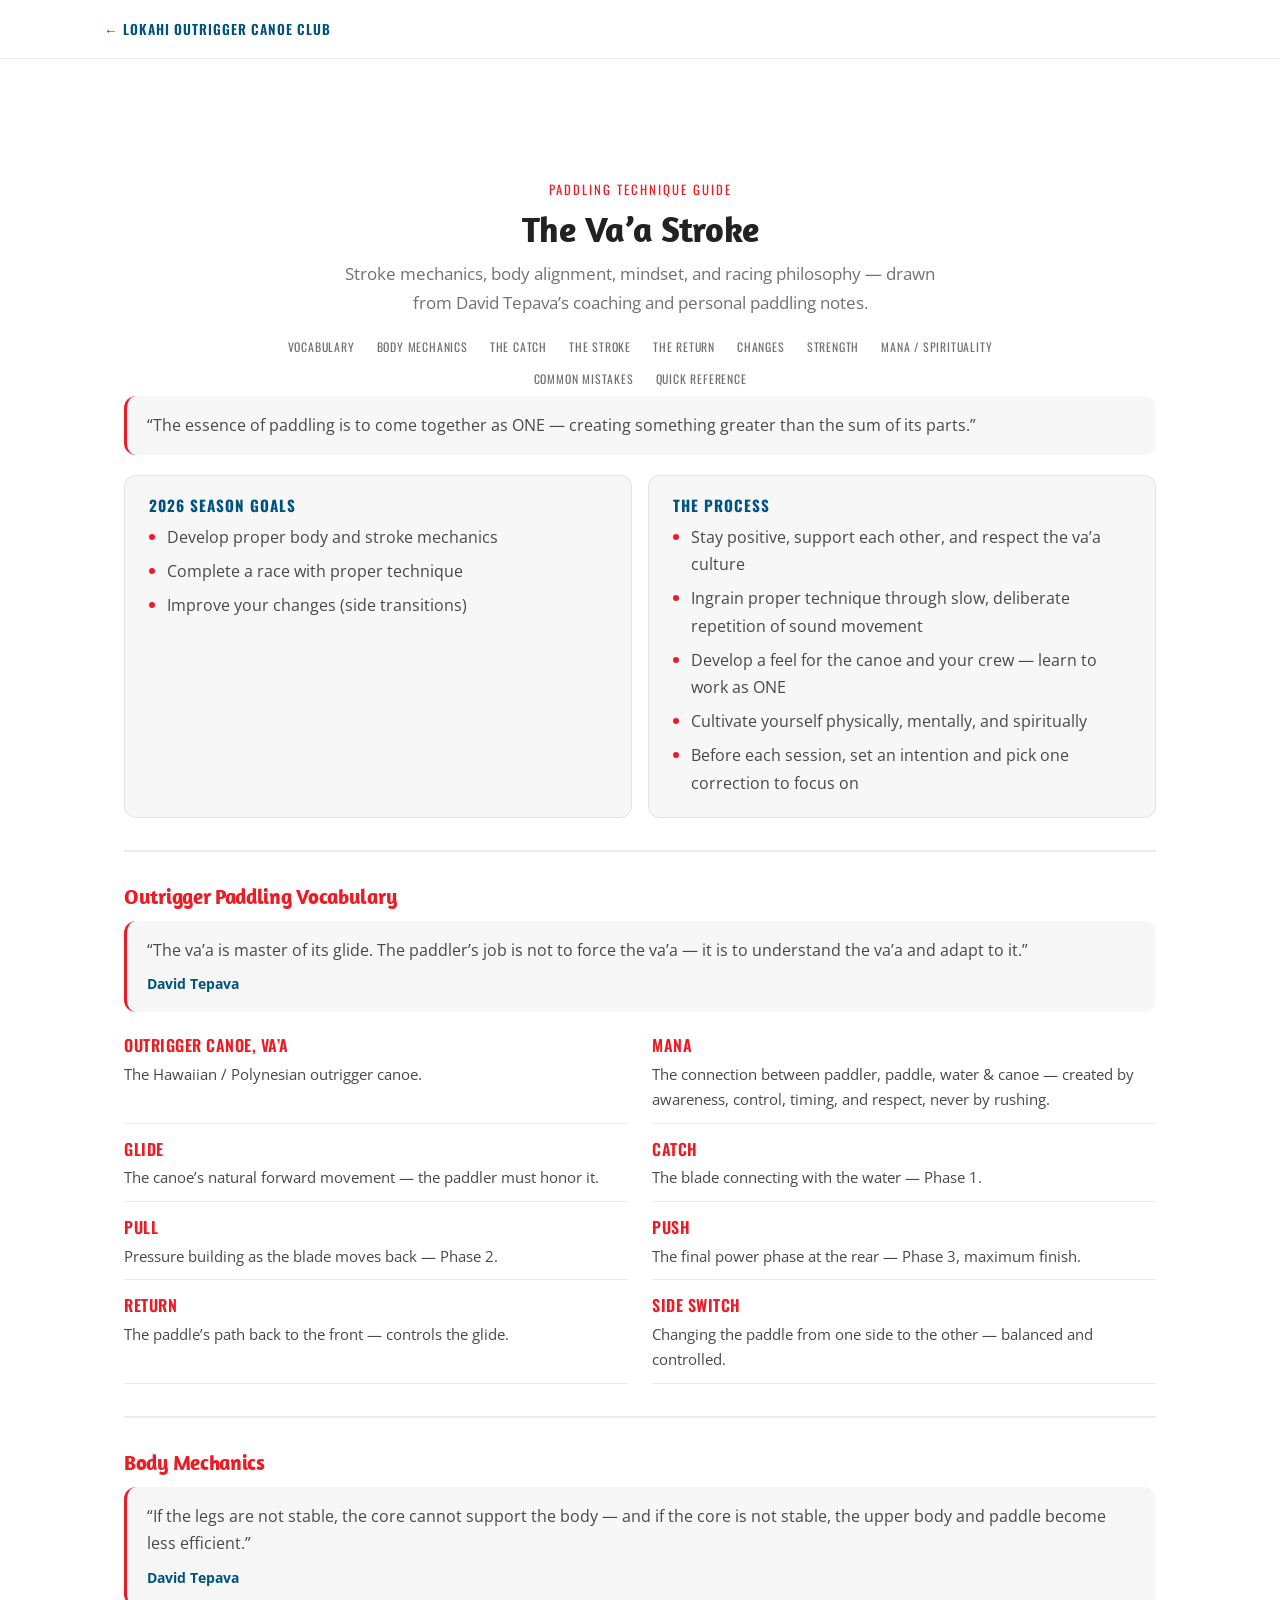
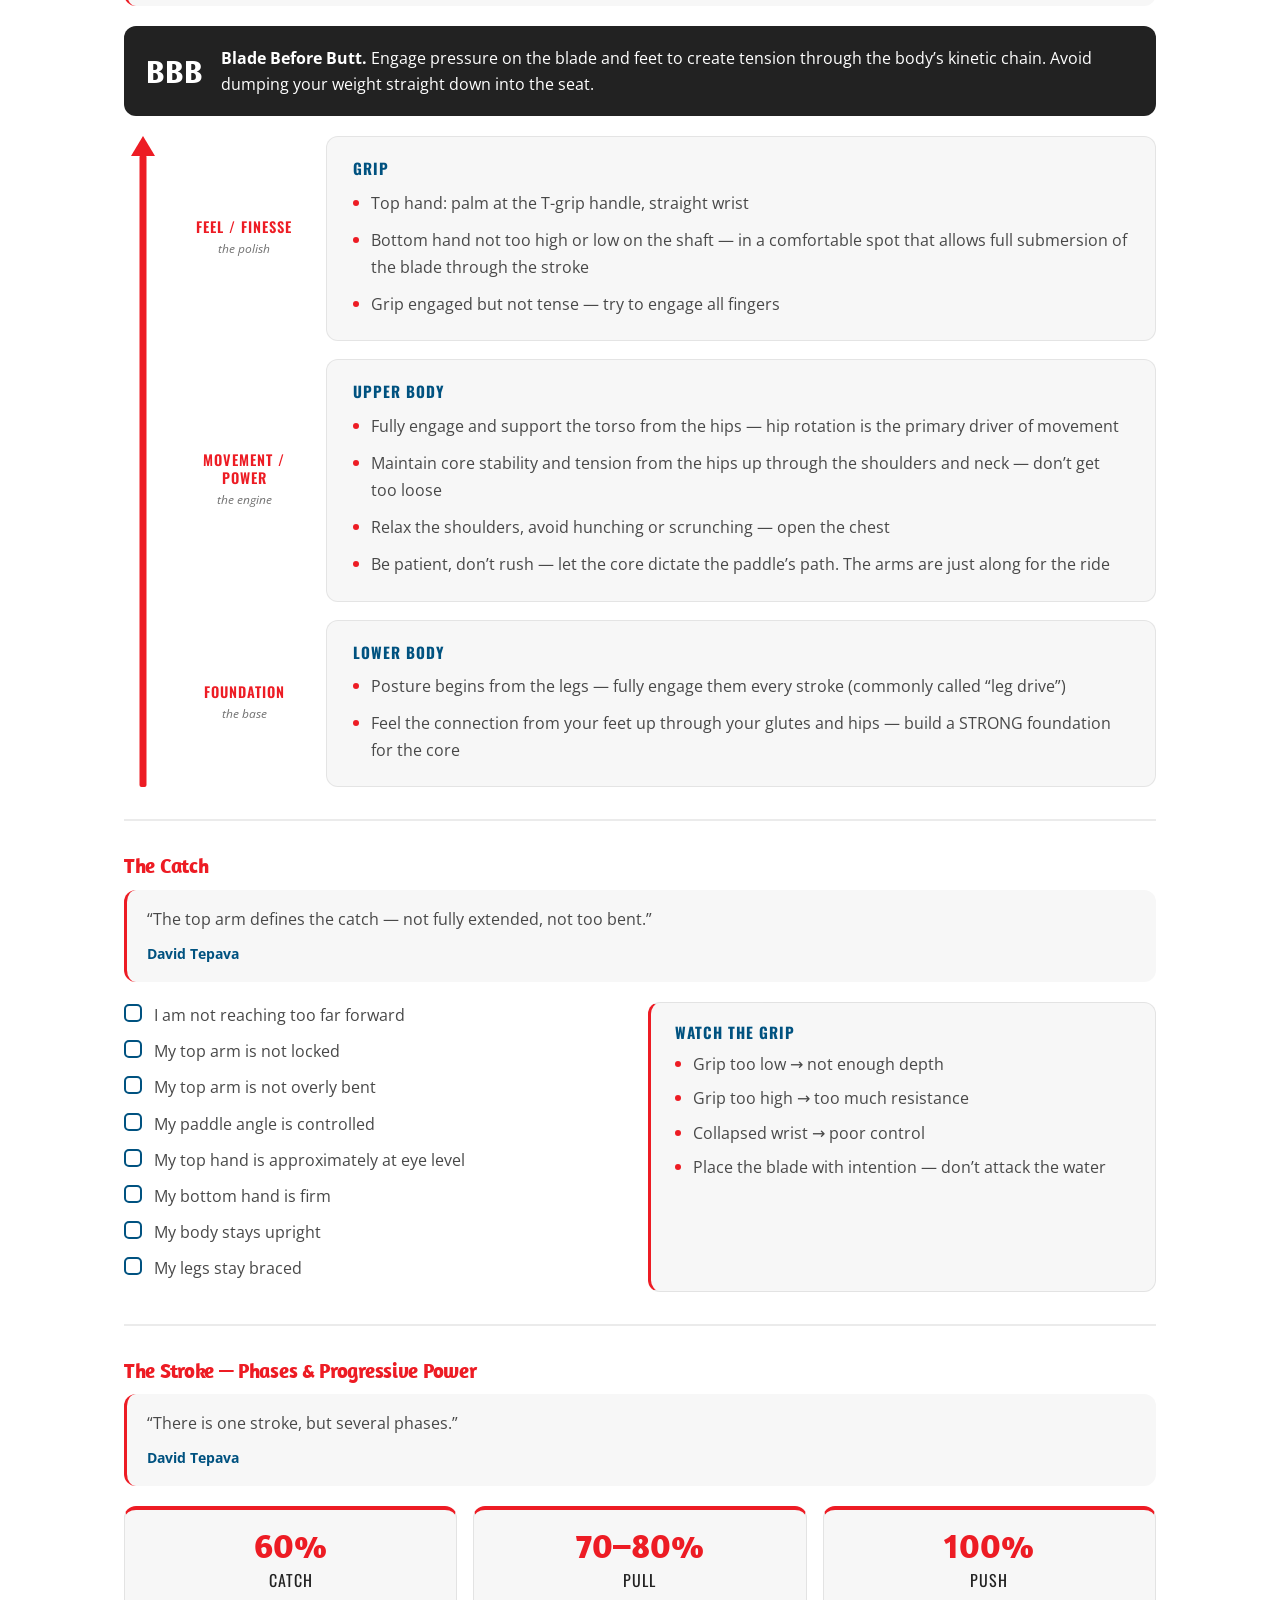
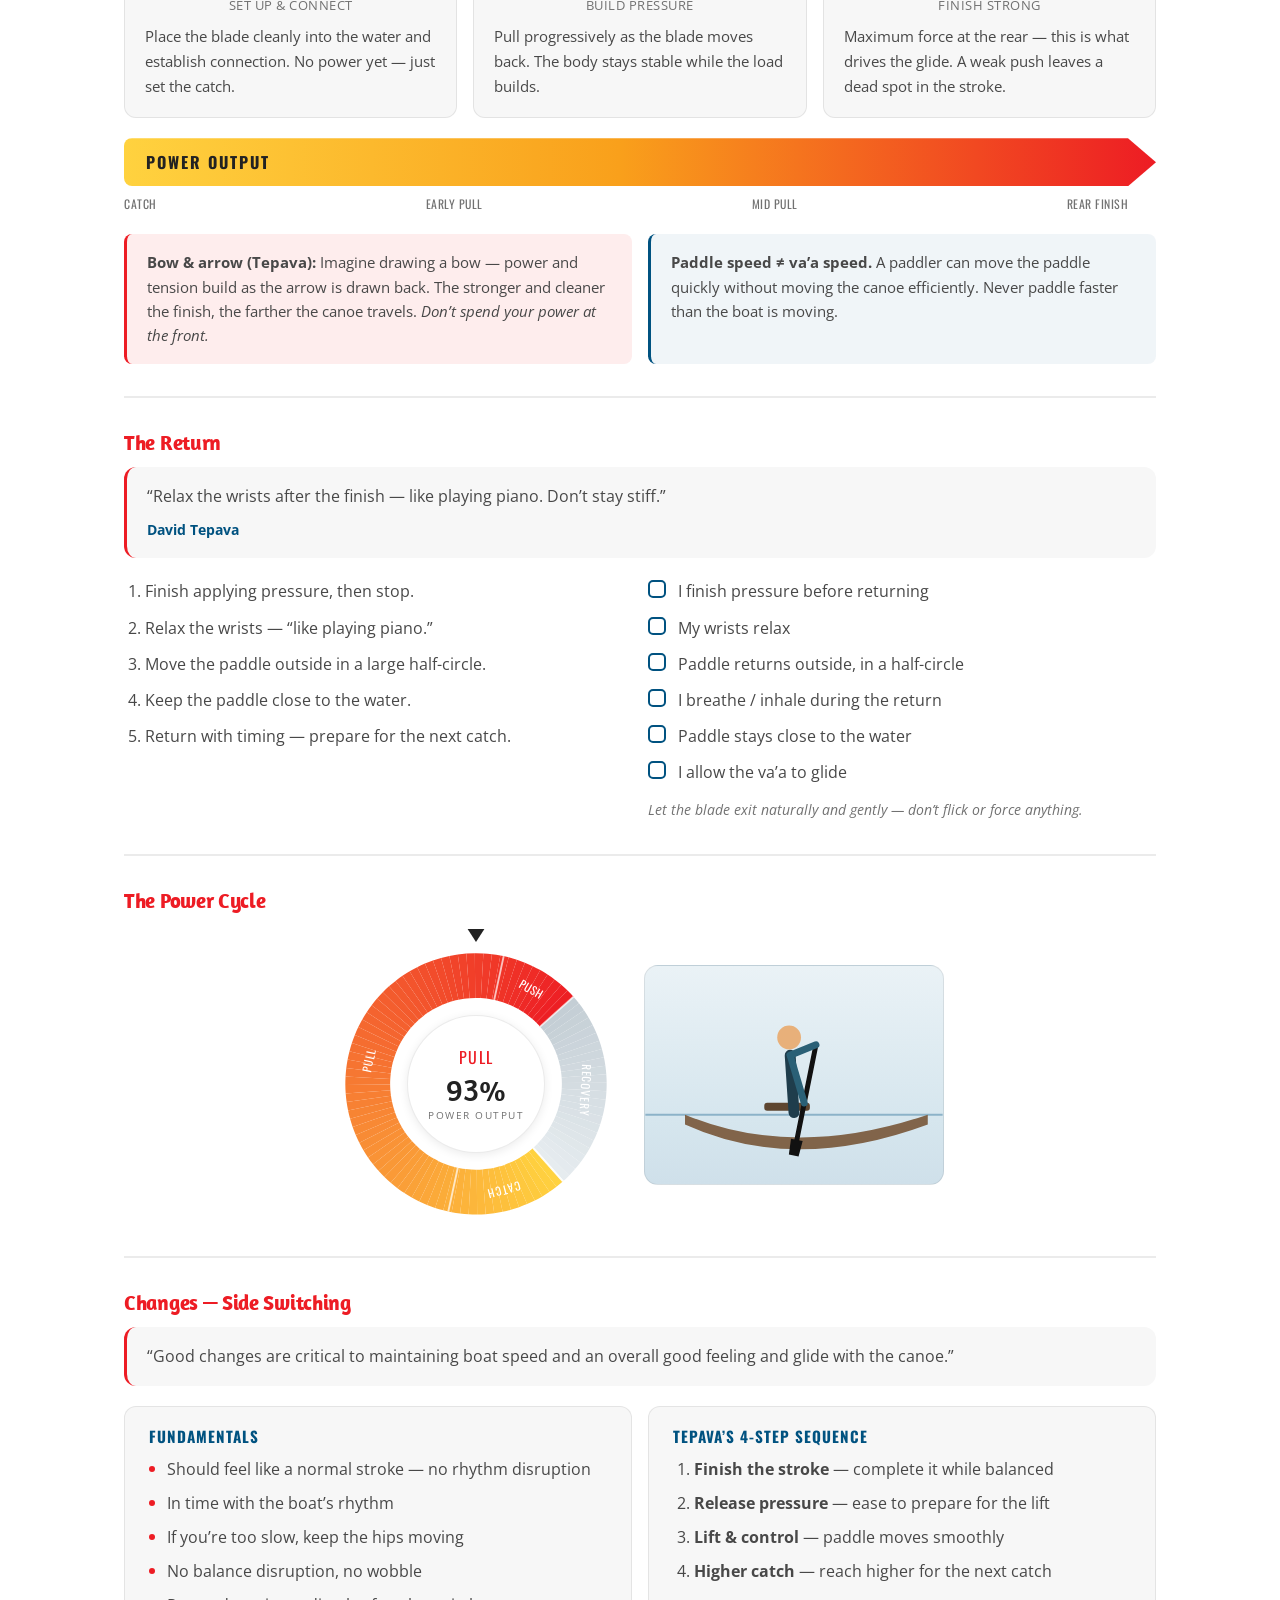
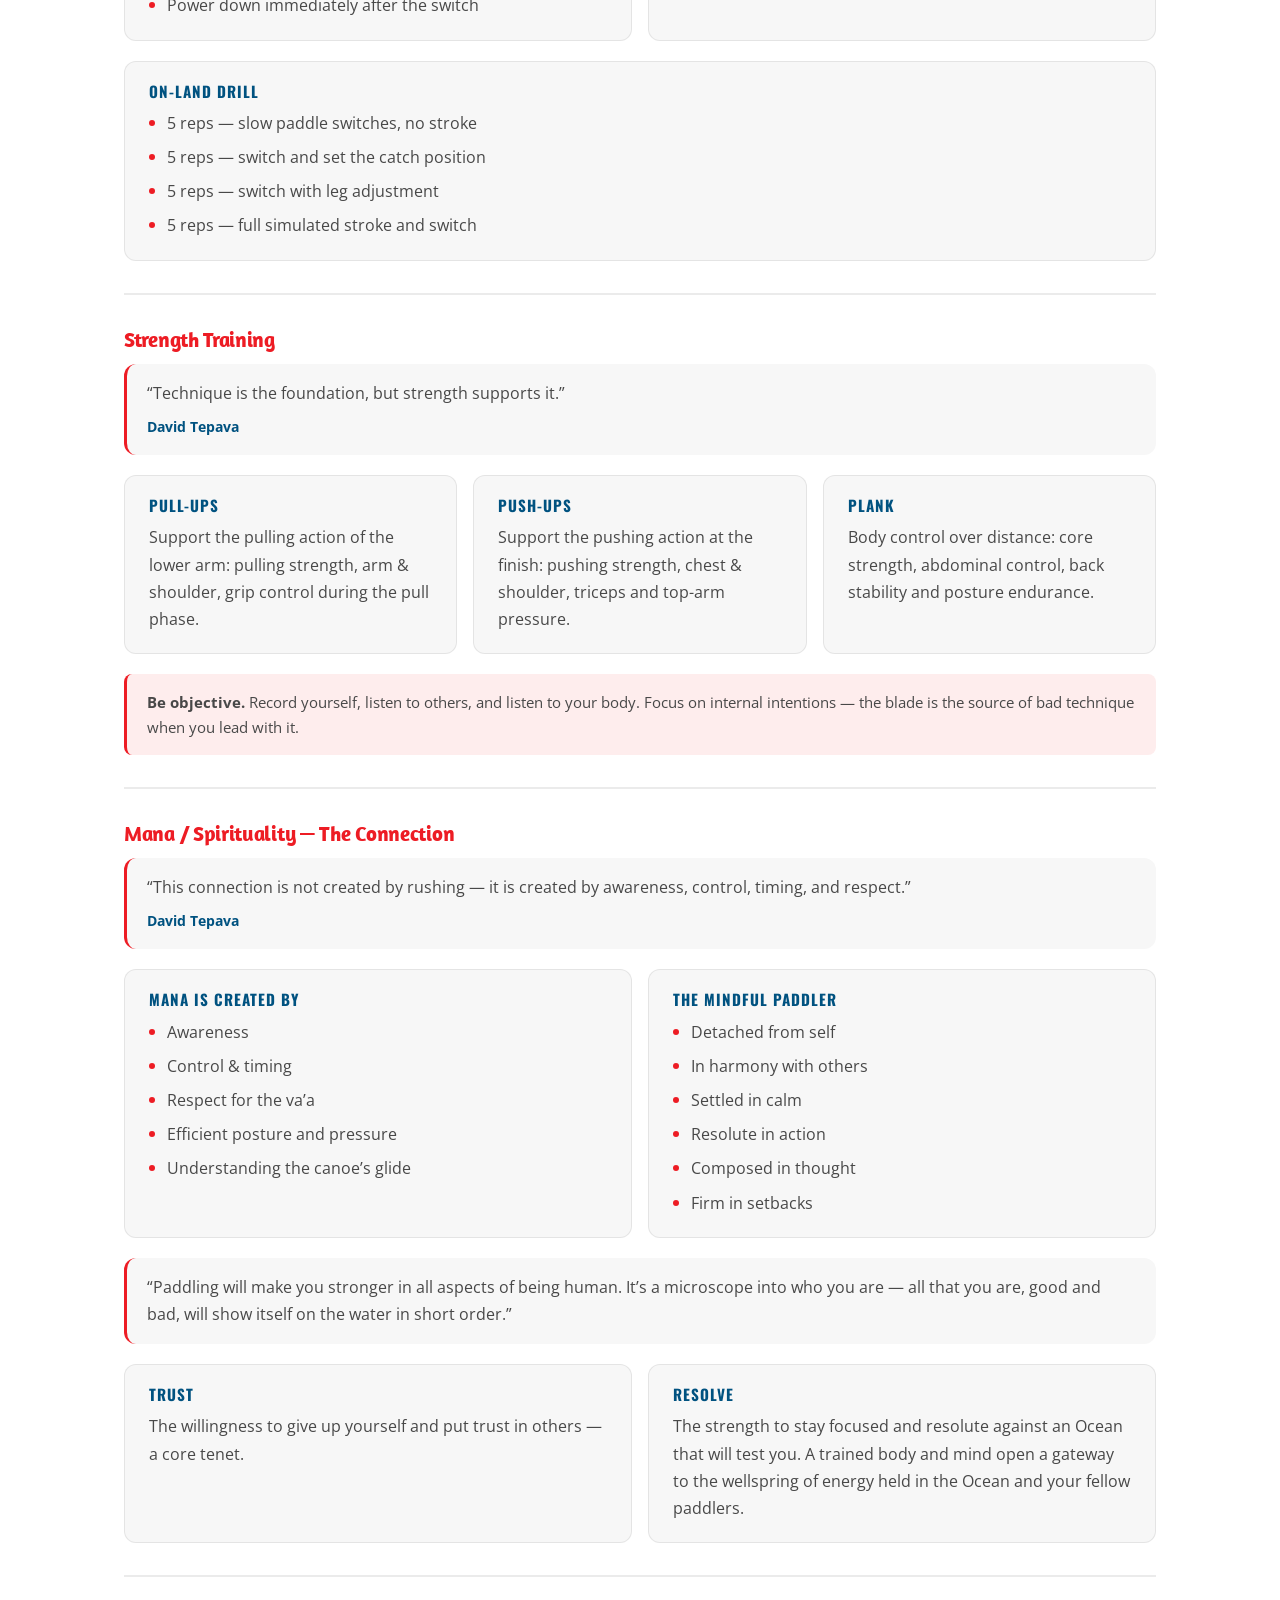
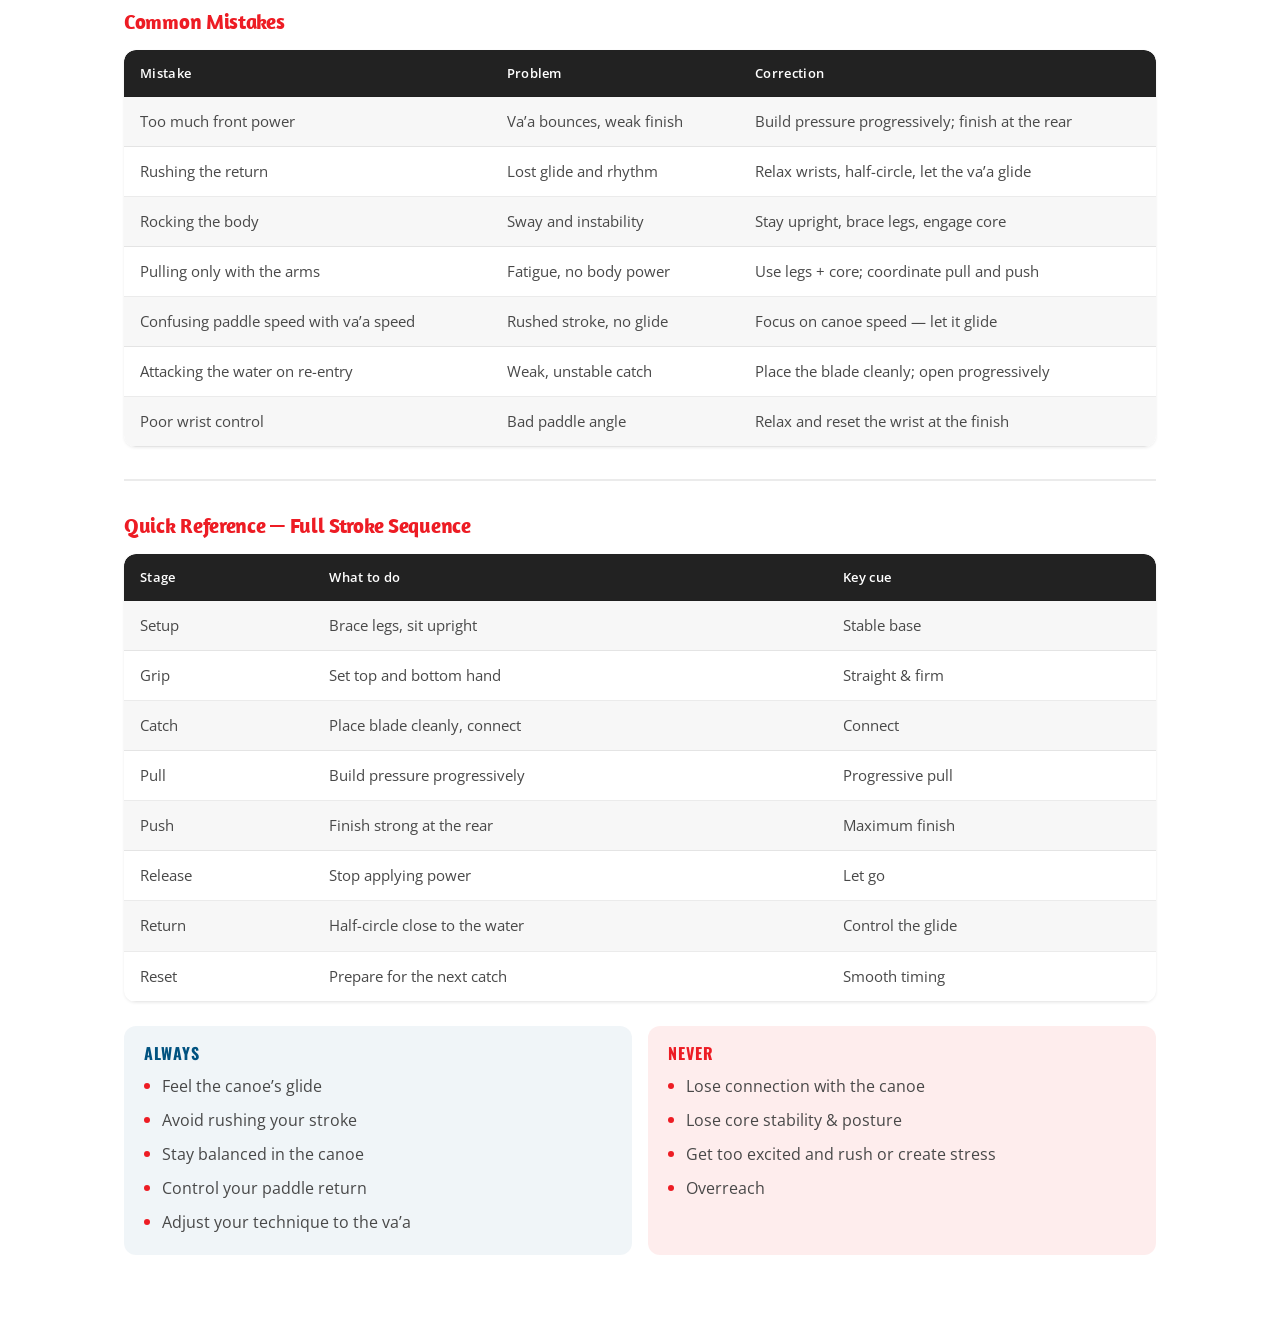
<file: paddling-guide.html>
<!DOCTYPE html>
<html lang="en">
<head>
<meta charset="utf-8">
<meta name="viewport" content="width=device-width, initial-scale=1">
<title>The Va&rsquo;a Stroke &mdash; Paddling Technique Guide | Lokahi Outrigger Canoe Club</title>
<meta name="description" content="The Va'a Stroke: a paddling technique guide covering stroke mechanics, body alignment, mindset, and racing philosophy from David Tepava's coaching and Lokahi paddling notes.">
<link rel="canonical" href="https://www.huilokahi.org/paddling-guide.html">
<link rel="icon" type="image/svg+xml" href="favicon.svg">
<meta name="theme-color" content="#005280">
<meta property="og:site_name" content="Lokahi Outrigger Canoe Club">
<meta property="og:title" content="The Va'a Stroke — Paddling Technique Guide">
<meta property="og:type" content="article">
<meta property="og:url" content="https://www.huilokahi.org/paddling-guide.html">
<meta property="og:description" content="Stroke mechanics, body alignment, mindset, and racing philosophy.">
<link rel="preconnect" href="https://fonts.googleapis.com">
<link rel="preconnect" href="https://fonts.gstatic.com" crossorigin>
<link rel="stylesheet" href="https://fonts.googleapis.com/css2?family=Amaranth:wght@400;700&family=Open+Sans:wght@400;600;700&family=Oswald:wght@600&display=block">
<link rel="stylesheet" href="style.css?v=20260419-navclip">
<script>if (window.self !== window.top) document.documentElement.className += ' pg-embed';</script>
</head>
<body>
<header class="pg-page-header">
  <div class="container">
    <a class="pg-back" href="index.html#programs">&larr; Lokahi Outrigger Canoe Club</a>
  </div>
</header>
<main>
  <div class="container pg-body pg-page">
<div class="pg-hero">
        <p class="pg-eyebrow">Paddling Technique Guide</p>
        <h2>The Va&rsquo;a Stroke</h2>
        <p class="pg-sub">Stroke mechanics, body alignment, mindset, and racing philosophy &mdash; drawn from David Tepava&rsquo;s coaching and personal paddling notes.</p>
        <nav class="pg-nav" aria-label="Jump to a section">
          <a class="pg-nav__link" href="#pg-vocab">Vocabulary</a>
          <a class="pg-nav__link" href="#pg-mechanics">Body Mechanics</a>
          <a class="pg-nav__link" href="#pg-catch">The Catch</a>
          <a class="pg-nav__link" href="#pg-stroke">The Stroke</a>
          <a class="pg-nav__link" href="#pg-return">The Return</a>
          <a class="pg-nav__link" href="#pg-changes">Changes</a>
          <a class="pg-nav__link" href="#pg-strength">Strength</a>
          <a class="pg-nav__link" href="#pg-mana">Mana / Spirituality</a>
          <a class="pg-nav__link" href="#pg-mistakes">Common Mistakes</a>
          <a class="pg-nav__link" href="#pg-reference">Quick Reference</a>
        </nav>
      </div>

      <blockquote class="pg-quote">
        &ldquo;The essence of paddling is to come together as ONE &mdash; creating something greater than the sum of its parts.&rdquo;
      </blockquote>

      <div class="pg-grid pg-grid--2">
        <div class="pg-card">
          <h4>2026 Season Goals</h4>
          <ul class="pg-list">
            <li>Develop proper body and stroke mechanics</li>
            <li>Complete a race with proper technique</li>
            <li>Improve your changes (side transitions)</li>
          </ul>
        </div>
        <div class="pg-card">
          <h4>The Process</h4>
          <ul class="pg-list">
            <li>Stay positive, support each other, and respect the va&rsquo;a culture</li>
            <li>Ingrain proper technique through slow, deliberate repetition of sound movement</li>
            <li>Develop a feel for the canoe and your crew &mdash; learn to work as ONE</li>
            <li>Cultivate yourself physically, mentally, and spiritually</li>
            <li>Before each session, set an intention and pick one correction to focus on</li>
          </ul>
        </div>
      </div>

      <hr class="cheatsheet-rule">

      <!-- VOCABULARY -->
      <h3 id="pg-vocab">Outrigger Paddling Vocabulary</h3>
      <blockquote class="pg-quote">
        &ldquo;The va&rsquo;a is master of its glide. The paddler&rsquo;s job is not to force the va&rsquo;a &mdash; it is to understand the va&rsquo;a and adapt to it.&rdquo;
        <cite>David Tepava</cite>
      </blockquote>
      <dl class="pg-terms">
        <div class="pg-term"><dt>Outrigger Canoe, Va&rsquo;a</dt><dd>The Hawaiian / Polynesian outrigger canoe.</dd></div>
        <div class="pg-term"><dt>Mana</dt><dd>The connection between paddler, paddle, water &amp; canoe &mdash; created by awareness, control, timing, and respect, never by rushing.</dd></div>
        <div class="pg-term"><dt>Glide</dt><dd>The canoe&rsquo;s natural forward movement &mdash; the paddler must honor it.</dd></div>
        <div class="pg-term"><dt>Catch</dt><dd>The blade connecting with the water &mdash; Phase 1.</dd></div>
        <div class="pg-term"><dt>Pull</dt><dd>Pressure building as the blade moves back &mdash; Phase 2.</dd></div>
        <div class="pg-term"><dt>Push</dt><dd>The final power phase at the rear &mdash; Phase 3, maximum finish.</dd></div>
        <div class="pg-term"><dt>Return</dt><dd>The paddle&rsquo;s path back to the front &mdash; controls the glide.</dd></div>
        <div class="pg-term"><dt>Side Switch</dt><dd>Changing the paddle from one side to the other &mdash; balanced and controlled.</dd></div>
      </dl>

      <hr class="cheatsheet-rule">

      <!-- BODY MECHANICS -->
      <h3 id="pg-mechanics">Body Mechanics</h3>
      <blockquote class="pg-quote">
        &ldquo;If the legs are not stable, the core cannot support the body &mdash; and if the core is not stable, the upper body and paddle become less efficient.&rdquo;
        <cite>David Tepava</cite>
      </blockquote>
      <div class="pg-bbb">
        <span class="pg-bbb__mark">BBB</span>
        <div>
          <strong>Blade Before Butt.</strong> Engage pressure on the blade and feet to create tension through the body&rsquo;s kinetic chain. Avoid dumping your weight straight down into the seat.
        </div>
      </div>
      <div class="pg-mech">
        <div class="pg-mech__spine" aria-hidden="true"></div>
        <div class="pg-mech__label">
          <span class="pg-mech__tier">Feel / Finesse</span>
          <span class="pg-mech__hint">the polish</span>
        </div>
        <div class="pg-card pg-card--step">
          <h4>Grip</h4>
          <ul class="pg-list">
            <li>Top hand: palm at the T-grip handle, straight wrist</li>
            <li>Bottom hand not too high or low on the shaft &mdash; in a comfortable spot that allows full submersion of the blade through the stroke</li>
            <li>Grip engaged but not tense &mdash; try to engage all fingers</li>
          </ul>
        </div>
        <div class="pg-mech__label">
          <span class="pg-mech__tier">Movement / Power</span>
          <span class="pg-mech__hint">the engine</span>
        </div>
        <div class="pg-card pg-card--step">
          <h4>Upper Body</h4>
          <ul class="pg-list">
            <li>Fully engage and support the torso from the hips &mdash; hip rotation is the primary driver of movement</li>
            <li>Maintain core stability and tension from the hips up through the shoulders and neck &mdash; don&rsquo;t get too loose</li>
            <li>Relax the shoulders, avoid hunching or scrunching &mdash; open the chest</li>
            <li>Be patient, don&rsquo;t rush &mdash; let the core dictate the paddle&rsquo;s path. The arms are just along for the ride</li>
          </ul>
        </div>
        <div class="pg-mech__label">
          <span class="pg-mech__tier">Foundation</span>
          <span class="pg-mech__hint">the base</span>
        </div>
        <div class="pg-card pg-card--step">
          <h4>Lower Body</h4>
          <ul class="pg-list">
            <li>Posture begins from the legs &mdash; fully engage them every stroke (commonly called &ldquo;leg drive&rdquo;)</li>
            <li>Feel the connection from your feet up through your glutes and hips &mdash; build a STRONG foundation for the core</li>
          </ul>
        </div>
      </div>

      <hr class="cheatsheet-rule">

      <!-- THE CATCH -->
      <h3 id="pg-catch">The Catch</h3>
      <blockquote class="pg-quote">
        &ldquo;The top arm defines the catch &mdash; not fully extended, not too bent.&rdquo;
        <cite>David Tepava</cite>
      </blockquote>
      <div class="pg-grid pg-grid--2">
        <div>
          <ul class="pg-check">
            <li>I am not reaching too far forward</li>
            <li>My top arm is not locked</li>
            <li>My top arm is not overly bent</li>
            <li>My paddle angle is controlled</li>
            <li>My top hand is approximately at eye level</li>
            <li>My bottom hand is firm</li>
            <li>My body stays upright</li>
            <li>My legs stay braced</li>
          </ul>
        </div>
        <div class="pg-card pg-card--warn">
          <h4>Watch the grip</h4>
          <ul class="pg-list">
            <li>Grip too low &rarr; not enough depth</li>
            <li>Grip too high &rarr; too much resistance</li>
            <li>Collapsed wrist &rarr; poor control</li>
            <li>Place the blade with intention &mdash; don&rsquo;t attack the water</li>
          </ul>
        </div>
      </div>

      <hr class="cheatsheet-rule">

      <!-- THE STROKE: PHASES + PROGRESSIVE POWER -->
      <h3 id="pg-stroke">The Stroke &mdash; Phases &amp; Progressive Power</h3>
      <blockquote class="pg-quote">
        &ldquo;There is one stroke, but several phases.&rdquo;
        <cite>David Tepava</cite>
      </blockquote>
      <div class="pg-phases">
        <div class="pg-phase">
          <span class="pg-phase__pct">60%</span>
          <span class="pg-phase__name">Catch</span>
          <span class="pg-phase__tag">Set up &amp; connect</span>
          <p>Place the blade cleanly into the water and establish connection. No power yet &mdash; just set the catch.</p>
        </div>
        <div class="pg-phase">
          <span class="pg-phase__pct">70&ndash;80%</span>
          <span class="pg-phase__name">Pull</span>
          <span class="pg-phase__tag">Build pressure</span>
          <p>Pull progressively as the blade moves back. The body stays stable while the load builds.</p>
        </div>
        <div class="pg-phase">
          <span class="pg-phase__pct">100%</span>
          <span class="pg-phase__name">Push</span>
          <span class="pg-phase__tag">Finish strong</span>
          <p>Maximum force at the rear &mdash; this is what drives the glide. A weak push leaves a dead spot in the stroke.</p>
        </div>
      </div>

      <figure class="pg-power">
        <div class="pg-power__bar">
          <span class="pg-power__cap">Power Output</span>
        </div>
        <div class="pg-power__phases">
          <span>Catch</span>
          <span>Early Pull</span>
          <span>Mid Pull</span>
          <span>Rear Finish</span>
        </div>
      </figure>

      <div class="pg-grid pg-grid--2">
        <div class="pg-callout">
          <strong>Bow &amp; arrow (Tepava):</strong> Imagine drawing a bow &mdash; power and tension build as the arrow is drawn back. The stronger and cleaner the finish, the farther the canoe travels. <em>Don&rsquo;t spend your power at the front.</em>
        </div>
        <div class="pg-callout pg-callout--blue">
          <strong>Paddle speed &ne; va&rsquo;a speed.</strong> A paddler can move the paddle quickly without moving the canoe efficiently. Never paddle faster than the boat is moving.
        </div>
      </div>

      <hr class="cheatsheet-rule">

      <!-- THE RETURN -->
      <h3 id="pg-return">The Return</h3>
      <blockquote class="pg-quote">
        &ldquo;Relax the wrists after the finish &mdash; like playing piano. Don&rsquo;t stay stiff.&rdquo;
        <cite>David Tepava</cite>
      </blockquote>
      <div class="pg-grid pg-grid--2">
        <div>
          <ol class="pg-steps">
            <li>Finish applying pressure, then stop.</li>
            <li>Relax the wrists &mdash; &ldquo;like playing piano.&rdquo;</li>
            <li>Move the paddle outside in a large half-circle.</li>
            <li>Keep the paddle close to the water.</li>
            <li>Return with timing &mdash; prepare for the next catch.</li>
          </ol>
        </div>
        <div>
          <ul class="pg-check">
            <li>I finish pressure before returning</li>
            <li>My wrists relax</li>
            <li>Paddle returns outside, in a half-circle</li>
            <li>I breathe / inhale during the return</li>
            <li>Paddle stays close to the water</li>
            <li>I allow the va&rsquo;a to glide</li>
          </ul>
          <p class="pg-fineprint">Let the blade exit naturally and gently &mdash; don&rsquo;t flick or force anything.</p>
        </div>
      </div>

      <hr class="cheatsheet-rule">

      <!-- POWER CYCLE INTERACTIVE -->
      <h3 id="pg-cycle">The Power Cycle</h3>
      <div class="pg-deckwrap">
        <div class="pg-deck" id="pg-deck">
          <svg id="pg-dial" width="280" height="299" viewBox="-150 -170 300 320" aria-label="Stroke phase wheel"></svg>
          <div class="pg-deck__hub">
            <span class="pg-deck__phase" id="pg-hubPhase">Catch</span>
            <span class="pg-deck__pct" id="pg-hubPct">60%</span>
            <span class="pg-deck__pctlabel">Power Output</span>
          </div>
        </div>
        <svg id="pg-paddler" width="300" height="220" viewBox="0 0 300 220" class="pg-stage" aria-label="Paddler animation"></svg>
      </div>

      <hr class="cheatsheet-rule">

      <!-- CHANGES -->
      <h3 id="pg-changes">Changes &mdash; Side Switching</h3>
      <blockquote class="pg-quote">
        &ldquo;Good changes are critical to maintaining boat speed and an overall good feeling and glide with the canoe.&rdquo;
      </blockquote>
      <div class="pg-grid pg-grid--2">
        <div class="pg-card">
          <h4>Fundamentals</h4>
          <ul class="pg-list">
            <li>Should feel like a normal stroke &mdash; no rhythm disruption</li>
            <li>In time with the boat&rsquo;s rhythm</li>
            <li>If you&rsquo;re too slow, keep the hips moving</li>
            <li>No balance disruption, no wobble</li>
            <li>Power down immediately after the switch</li>
          </ul>
        </div>
        <div class="pg-card">
          <h4>Tepava&rsquo;s 4-Step Sequence</h4>
          <ol class="pg-steps pg-steps--compact">
            <li><strong>Finish the stroke</strong> &mdash; complete it while balanced</li>
            <li><strong>Release pressure</strong> &mdash; ease to prepare for the lift</li>
            <li><strong>Lift &amp; control</strong> &mdash; paddle moves smoothly</li>
            <li><strong>Higher catch</strong> &mdash; reach higher for the next catch</li>
          </ol>
        </div>
      </div>
      <div class="pg-card">
        <h4>On-Land Drill</h4>
        <ul class="pg-list">
          <li>5 reps &mdash; slow paddle switches, no stroke</li>
          <li>5 reps &mdash; switch and set the catch position</li>
          <li>5 reps &mdash; switch with leg adjustment</li>
          <li>5 reps &mdash; full simulated stroke and switch</li>
        </ul>
      </div>

      <hr class="cheatsheet-rule">

      <!-- STRENGTH -->
      <h3 id="pg-strength">Strength Training</h3>
      <blockquote class="pg-quote">
        &ldquo;Technique is the foundation, but strength supports it.&rdquo;
        <cite>David Tepava</cite>
      </blockquote>
      <div class="pg-grid pg-grid--3">
        <div class="pg-card">
          <h4>Pull-ups</h4>
          <p>Support the pulling action of the lower arm: pulling strength, arm &amp; shoulder, grip control during the pull phase.</p>
        </div>
        <div class="pg-card">
          <h4>Push-ups</h4>
          <p>Support the pushing action at the finish: pushing strength, chest &amp; shoulder, triceps and top-arm pressure.</p>
        </div>
        <div class="pg-card">
          <h4>Plank</h4>
          <p>Body control over distance: core strength, abdominal control, back stability and posture endurance.</p>
        </div>
      </div>
      <div class="pg-callout">
        <strong>Be objective.</strong> Record yourself, listen to others, and listen to your body. Focus on internal intentions &mdash; the blade is the source of bad technique when you lead with it.
      </div>

      <hr class="cheatsheet-rule">

      <!-- MANA / CONNECTION -->
      <h3 id="pg-mana">Mana / Spirituality &mdash; The Connection</h3>
      <blockquote class="pg-quote">
        &ldquo;This connection is not created by rushing &mdash; it is created by awareness, control, timing, and respect.&rdquo;
        <cite>David Tepava</cite>
      </blockquote>
      <div class="pg-grid pg-grid--2">
        <div class="pg-card">
          <h4>Mana is created by</h4>
          <ul class="pg-list">
            <li>Awareness</li>
            <li>Control &amp; timing</li>
            <li>Respect for the va&rsquo;a</li>
            <li>Efficient posture and pressure</li>
            <li>Understanding the canoe&rsquo;s glide</li>
          </ul>
        </div>
        <div class="pg-card">
          <h4>The Mindful Paddler</h4>
          <ul class="pg-list">
            <li>Detached from self</li>
            <li>In harmony with others</li>
            <li>Settled in calm</li>
            <li>Resolute in action</li>
            <li>Composed in thought</li>
            <li>Firm in setbacks</li>
          </ul>
        </div>
      </div>

      <blockquote class="pg-quote">
        &ldquo;Paddling will make you stronger in all aspects of being human. It&rsquo;s a microscope into who you are &mdash; all that you are, good and bad, will show itself on the water in short order.&rdquo;
      </blockquote>
      <div class="pg-grid pg-grid--2">
        <div class="pg-card"><h4>Trust</h4><p>The willingness to give up yourself and put trust in others &mdash; a core tenet.</p></div>
        <div class="pg-card"><h4>Resolve</h4><p>The strength to stay focused and resolute against an Ocean that will test you. A trained body and mind open a gateway to the wellspring of energy held in the Ocean and your fellow paddlers.</p></div>
      </div>

      <hr class="cheatsheet-rule">

      <!-- COMMON MISTAKES -->
      <h3 id="pg-mistakes">Common Mistakes</h3>
      <div class="cheatsheet-table-wrap">
      <table class="cheatsheet-table">
        <thead><tr><th>Mistake</th><th>Problem</th><th>Correction</th></tr></thead>
        <tbody>
          <tr><td>Too much front power</td><td>Va&rsquo;a bounces, weak finish</td><td>Build pressure progressively; finish at the rear</td></tr>
          <tr><td>Rushing the return</td><td>Lost glide and rhythm</td><td>Relax wrists, half-circle, let the va&rsquo;a glide</td></tr>
          <tr><td>Rocking the body</td><td>Sway and instability</td><td>Stay upright, brace legs, engage core</td></tr>
          <tr><td>Pulling only with the arms</td><td>Fatigue, no body power</td><td>Use legs + core; coordinate pull and push</td></tr>
          <tr><td>Confusing paddle speed with va&rsquo;a speed</td><td>Rushed stroke, no glide</td><td>Focus on canoe speed &mdash; let it glide</td></tr>
          <tr><td>Attacking the water on re-entry</td><td>Weak, unstable catch</td><td>Place the blade cleanly; open progressively</td></tr>
          <tr><td>Poor wrist control</td><td>Bad paddle angle</td><td>Relax and reset the wrist at the finish</td></tr>
        </tbody>
      </table>
      </div>

      <hr class="cheatsheet-rule">

      <!-- QUICK REFERENCE -->
      <h3 id="pg-reference">Quick Reference &mdash; Full Stroke Sequence</h3>
      <div class="cheatsheet-table-wrap">
      <table class="cheatsheet-table">
        <thead><tr><th>Stage</th><th>What to do</th><th>Key cue</th></tr></thead>
        <tbody>
          <tr><td>Setup</td><td>Brace legs, sit upright</td><td>Stable base</td></tr>
          <tr><td>Grip</td><td>Set top and bottom hand</td><td>Straight &amp; firm</td></tr>
          <tr><td>Catch</td><td>Place blade cleanly, connect</td><td>Connect</td></tr>
          <tr><td>Pull</td><td>Build pressure progressively</td><td>Progressive pull</td></tr>
          <tr><td>Push</td><td>Finish strong at the rear</td><td>Maximum finish</td></tr>
          <tr><td>Release</td><td>Stop applying power</td><td>Let go</td></tr>
          <tr><td>Return</td><td>Half-circle close to the water</td><td>Control the glide</td></tr>
          <tr><td>Reset</td><td>Prepare for the next catch</td><td>Smooth timing</td></tr>
        </tbody>
      </table>
      </div>
      <div class="pg-reminders">
        <div class="pg-remind pg-remind--do">
          <h4>Always</h4>
          <ul class="pg-list">
            <li>Feel the canoe&rsquo;s glide</li>
            <li>Avoid rushing your stroke</li>
            <li>Stay balanced in the canoe</li>
            <li>Control your paddle return</li>
            <li>Adjust your technique to the va&rsquo;a</li>
          </ul>
        </div>
        <div class="pg-remind pg-remind--dont">
          <h4>Never</h4>
          <ul class="pg-list">
            <li>Lose connection with the canoe</li>
            <li>Lose core stability &amp; posture</li>
            <li>Get too excited and rush or create stress</li>
            <li>Overreach</li>
          </ul>
        </div>
      </div>
  </div>
</main>

<script>
(function(){
  const dial=document.getElementById('pg-dial');
  if(!dial) return;
  const SVGNS="http://www.w3.org/2000/svg";
  const deck=document.getElementById('pg-deck');
  const paddlerSvg=document.getElementById('pg-paddler');
  const hubPhase=document.getElementById('pg-hubPhase');
  const hubPct=document.getElementById('pg-hubPct');

  const AUTO=20/60;        // fixed 20 strokes/min, in cycles per second
  let phase=0, vel=AUTO, dragging=false, lastAngle=0, lastT=0;

  const WATER=0.75;
  function powerAt(p){ return p<WATER ? 0.6+0.4*(p/WATER) : 0; }
  function phaseName(p){ return p<0.15?"Catch":p<0.65?"Pull":p<0.75?"Push":"Recovery"; }
  function hx(n){return n.toString(16).padStart(2,'0');}
  function lerpColor(a,b,t){
    const ar=parseInt(a.slice(1,3),16),ag=parseInt(a.slice(3,5),16),ab=parseInt(a.slice(5,7),16);
    const br=parseInt(b.slice(1,3),16),bg=parseInt(b.slice(3,5),16),bb=parseInt(b.slice(5,7),16);
    return '#'+hx(Math.round(ar+(br-ar)*t))+hx(Math.round(ag+(bg-ag)*t))+hx(Math.round(ab+(bb-ab)*t));
  }
  function powerColor(p){ const t=Math.min(1,Math.max(0,p/WATER)); return lerpColor('#ffd23f','#ed1c24',t); }

  // ---- wheel ----
  const RO=140, RI=92, N=96;
  function pt(r,deg){const a=deg*Math.PI/180;return [r*Math.cos(a), r*Math.sin(a)];}
  function annular(a0,a1,ri,ro){
    const [x0o,y0o]=pt(ro,a0),[x1o,y1o]=pt(ro,a1),[x1i,y1i]=pt(ri,a1),[x0i,y0i]=pt(ri,a0);
    return `M${x0o} ${y0o} A${ro} ${ro} 0 0 1 ${x1o} ${y1o} L${x1i} ${y1i} A${ri} ${ri} 0 0 0 ${x0i} ${y0i} Z`;
  }
  const disc=document.createElementNS(SVGNS,'g'); dial.appendChild(disc);
  for(let i=0;i<N;i++){
    const p0=i/N,p1=(i+1)/N,a0=-90+p0*360,a1=-90+p1*360;
    const seg=document.createElementNS(SVGNS,'path');
    seg.setAttribute('d',annular(a0,a1,RI,RO));
    seg.setAttribute('fill', p0<WATER ? powerColor(p0) : lerpColor('#c4ced5','#e7edf0',(p0-WATER)/(1-WATER)));
    disc.appendChild(seg);
  }
  const bands=[{p:0,l:'Catch'},{p:0.15,l:'Pull'},{p:0.65,l:'Push'},{p:0.75,l:'Recovery'}];
  const bounds=[0,0.15,0.65,0.75,1.0];
  bounds.forEach(p=>{
    const a=-90+p*360,[x0,y0]=pt(RI,a),[x1,y1]=pt(RO,a);
    const t=document.createElementNS(SVGNS,'line');
    t.setAttribute('x1',x0);t.setAttribute('y1',y0);t.setAttribute('x2',x1);t.setAttribute('y2',y1);
    t.setAttribute('stroke','rgba(255,255,255,.7)');t.setAttribute('stroke-width','2');disc.appendChild(t);
  });
  bands.forEach((b,i)=>{
    const pmid=(b.p+bounds[i+1])/2,a=-90+pmid*360,[x,y]=pt((RI+RO)/2,a);
    const t=document.createElementNS(SVGNS,'text');
    t.setAttribute('x',x);t.setAttribute('y',y);t.setAttribute('fill','#fff');
    t.setAttribute('font-family','Oswald,sans-serif');t.setAttribute('font-size','12');t.setAttribute('letter-spacing','1');
    t.setAttribute('text-anchor','middle');t.setAttribute('dominant-baseline','middle');
    t.setAttribute('transform',`rotate(${a+90} ${x} ${y})`);t.textContent=b.l.toUpperCase();disc.appendChild(t);
  });
  const headM=document.createElementNS(SVGNS,'path');
  headM.setAttribute('d',`M0 ${-RO-12} L-9 ${-RO-26} L9 ${-RO-26} Z`);
  headM.setAttribute('fill','#222'); dial.appendChild(headM);

  // ---- paddler ----
  function mk(tag,a){const e=document.createElementNS(SVGNS,tag);for(const k in a)e.setAttribute(k,a[k]);return e;}
  paddlerSvg.appendChild(mk('line',{x1:0,y1:150,x2:300,y2:150,stroke:'rgba(0,82,128,.35)','stroke-width':2}));
  paddlerSvg.appendChild(mk('path',{d:'M40 150 Q150 196 285 150 L285 160 Q150 210 40 160 Z',fill:'#7a5a3c',opacity:'.92'}));
  paddlerSvg.appendChild(mk('rect',{x:120,y:138,width:46,height:8,rx:3,fill:'#5e4630'}));
  const shaft=mk('line',{stroke:'#111','stroke-width':5,'stroke-linecap':'round'});
  const blade=mk('path',{fill:'#111'});
  const torso=mk('line',{stroke:'#1f3d4c','stroke-width':11,'stroke-linecap':'round'});
  const topArm=mk('line',{stroke:'#2a6076','stroke-width':7,'stroke-linecap':'round'});
  const botArm=mk('line',{stroke:'#2a6076','stroke-width':7,'stroke-linecap':'round'});
  const head2=mk('circle',{r:12,fill:'#e8b07a'});
  paddlerSvg.appendChild(shaft);paddlerSvg.appendChild(blade);
  paddlerSvg.appendChild(torso);paddlerSvg.appendChild(topArm);paddlerSvg.appendChild(botArm);paddlerSvg.appendChild(head2);

  const HIP=[150,148], LT=58;
  const KF=[
    {p:0.00, torso:40, th:[212,70], bh:[242,140]},
    {p:0.15, torso:33, th:[205,72], bh:[232,140]},
    {p:0.40, torso:10, th:[186,76], bh:[188,140]},
    {p:0.65, torso:-6, th:[170,80], bh:[156,138]},
    {p:0.75, torso:-17,th:[158,82], bh:[126,138]},
    {p:0.83, torso:-8, th:[160,72], bh:[120,112]},
    {p:0.92, torso:20, th:[200,56], bh:[150,96]},
    {p:1.00, torso:40, th:[212,70], bh:[242,140]},
  ];
  function lp(a,b,t){return a+(b-a)*t;}
  function pose(p){
    let i=0; while(i<KF.length-1 && p>=KF[i+1].p) i++;
    const A=KF[i],B=KF[Math.min(i+1,KF.length-1)],span=(B.p-A.p)||1,t=(p-A.p)/span;
    return {torso:lp(A.torso,B.torso,t),th:[lp(A.th[0],B.th[0],t),lp(A.th[1],B.th[1],t)],bh:[lp(A.bh[0],B.bh[0],t),lp(A.bh[1],B.bh[1],t)]};
  }
  function drawPaddler(p){
    const ps=pose(p),tr=ps.torso*Math.PI/180;
    const sh=[HIP[0]+LT*Math.sin(tr),HIP[1]-LT*Math.cos(tr)];
    const hd=[sh[0]+16*Math.sin(tr),sh[1]-16*Math.cos(tr)];
    torso.setAttribute('x1',HIP[0]);torso.setAttribute('y1',HIP[1]);torso.setAttribute('x2',sh[0]);torso.setAttribute('y2',sh[1]);
    head2.setAttribute('cx',hd[0]);head2.setAttribute('cy',hd[1]-2);
    topArm.setAttribute('x1',sh[0]);topArm.setAttribute('y1',sh[1]);topArm.setAttribute('x2',ps.th[0]);topArm.setAttribute('y2',ps.th[1]);
    botArm.setAttribute('x1',sh[0]);botArm.setAttribute('y1',sh[1]);botArm.setAttribute('x2',ps.bh[0]);botArm.setAttribute('y2',ps.bh[1]);
    let dx=ps.bh[0]-ps.th[0],dy=ps.bh[1]-ps.th[1];const len=Math.hypot(dx,dy)||1;dx/=len;dy/=len;
    const tip=[ps.bh[0]+dx*40,ps.bh[1]+dy*40];
    shaft.setAttribute('x1',ps.th[0]);shaft.setAttribute('y1',ps.th[1]);shaft.setAttribute('x2',tip[0]);shaft.setAttribute('y2',tip[1]);
    const px=-dy,py=dx;
    const b1=[tip[0]-px*6-dx*2,tip[1]-py*6-dy*2],b2=[tip[0]+px*6-dx*2,tip[1]+py*6-dy*2],
          b3=[tip[0]+px*5+dx*14,tip[1]+py*5+dy*14],b4=[tip[0]-px*5+dx*14,tip[1]-py*5+dy*14];
    blade.setAttribute('d',`M${b1[0]} ${b1[1]} L${b2[0]} ${b2[1]} L${b3[0]} ${b3[1]} L${b4[0]} ${b4[1]} Z`);
  }

  function render(){
    phase=((phase%1)+1)%1;
    disc.setAttribute('transform',`rotate(${-phase*360})`);
    drawPaddler(phase);
    const pw=powerAt(phase);
    hubPhase.textContent=phaseName(phase);
    hubPct.textContent= pw>0 ? Math.round(pw*100)+'%' : '—';
  }

  let prev=performance.now();
  function tick(now){
    const dt=Math.min(0.05,(now-prev)/1000); prev=now;
    if(!dragging){
      // ease angular velocity smoothly back toward the steady 20-spm rhythm
      vel = AUTO + (vel-AUTO)*Math.pow(0.04, dt);
      phase += vel*dt;
      render();
    }
    requestAnimationFrame(tick);
  }
  requestAnimationFrame(tick);

  function angleFromEvent(e){
    const r=deck.getBoundingClientRect();
    return Math.atan2(e.clientY-(r.top+r.height/2), e.clientX-(r.left+r.width/2));
  }
  deck.addEventListener('pointerdown',e=>{
    dragging=true; vel=0; deck.classList.add('dragging'); deck.setPointerCapture(e.pointerId);
    lastAngle=angleFromEvent(e); lastT=performance.now();
  });
  deck.addEventListener('pointermove',e=>{
    if(!dragging) return;
    const a=angleFromEvent(e); let da=a-lastAngle;
    if(da>Math.PI)da-=2*Math.PI; if(da<-Math.PI)da+=2*Math.PI;
    const dphase=da/(2*Math.PI); phase+=dphase;
    const now=performance.now(),dt=Math.max(0.001,(now-lastT)/1000);
    vel=Math.max(-4,Math.min(4,dphase/dt)); lastAngle=a; lastT=now; render();
  });
  function endDrag(){ if(dragging){ dragging=false; deck.classList.remove('dragging'); } }
  deck.addEventListener('pointerup',endDrag);
  deck.addEventListener('pointercancel',endDrag);

  render();
})();
</script>
</body>
</html>
</file>
<file: style.css>
/* =========================================================================
   Lokahi Outrigger Canoe Club — Airbnb-inspired redesign
   Warm, photography-forward, rounded UI with generous whitespace.
   ========================================================================= */

/* --- Design Tokens (Airbnb-inspired, Lokahi-branded) --- */
:root {
  /* Brand reds — Lokahi's signature, used like Airbnb's Rausch Red */
  --red: #ed1c24;
  --red-hover: #d41920;
  --red-soft: rgba(237, 28, 36, .08);

  /* Ocean blues — secondary accent for links and accents */
  --blue: #005280;
  --blue-mid: #3387a2;
  --blue-soft: rgba(0, 82, 128, .06);

  /* Warm neutrals — Airbnb-style near-black, never pure black */
  --ink: #222222;
  --body: #484848;
  --muted: #717171;
  --light: #b0b0b0;
  --line: rgba(0, 0, 0, .08);
  --line-strong: rgba(0, 0, 0, .12);

  /* Surfaces */
  --bg: #ffffff;
  --bg-warm: #faf9f7;
  --bg-soft: #f7f7f7;
  --bg-dark: #222222;
  --black: #111111;

  /* Shadows — Airbnb three-layer warm lift */
  --shadow-card: 0 0 0 1px rgba(0,0,0,.04),
                 0 2px 8px rgba(0,0,0,.04),
                 0 6px 18px rgba(0,0,0,.08);
  --shadow-hover: 0 0 0 1px rgba(0,0,0,.04),
                  0 4px 12px rgba(0,0,0,.06),
                  0 10px 28px rgba(0,0,0,.12);
  --shadow-sm: 0 1px 3px rgba(0,0,0,.08);
  --shadow-btn: 0 2px 8px rgba(0,0,0,.12);

  /* Typography */
  --font-body: "Open Sans", system-ui, -apple-system, Segoe UI, Roboto, sans-serif;
  --font-head: "Amaranth", "Open Sans", sans-serif;
  --font-gothic: "Old London", "UnifrakturCook", cursive;
  --font-sub: "Oswald", sans-serif;

  /* Layout */
  --container: 1120px;
  --nav-h: 72px;

  /* Border radius — generous, Airbnb-style */
  --radius-sm: 8px;
  --radius: 12px;
  --radius-lg: 20px;
  --radius-xl: 28px;
  --radius-pill: 100px;
  --radius-circle: 50%;

  /* Transitions */
  --ease: cubic-bezier(.4, 0, .2, 1);
  --speed: .25s;
}

/* --- Reset --- */
*, *::before, *::after { box-sizing: border-box; }
html { -webkit-text-size-adjust: 100%; scroll-behavior: smooth; }
body { margin: 0; }
img, picture, video, canvas, svg { display: block; max-width: 100%; }
button, input, select, textarea { font: inherit; }
ul, ol { margin: 0; padding: 0; }
table { border-collapse: collapse; }
a { color: var(--blue); text-decoration: none; transition: color var(--speed) var(--ease); }
a:hover { color: var(--red); }
[id] { scroll-margin-top: calc(var(--nav-h) + 16px); }

/* --- Typography --- */
body {
  font-family: var(--font-body);
  font-size: 16px;
  line-height: 1.65;
  color: var(--body);
  background: var(--bg);
  overflow-x: hidden;
  -webkit-font-smoothing: antialiased;
  -moz-osx-font-smoothing: grayscale;
}
h1, h2, h3, h4 {
  font-family: var(--font-head);
  font-weight: 700;
  color: var(--ink);
  line-height: 1.2;
  margin: 0 0 .6em;
  letter-spacing: -0.3px;
}
h1 { font-size: clamp(2rem, 5vw, 3.25rem); }
h2 { font-size: clamp(1.6rem, 3.5vw, 2.25rem); }
h3 { font-size: 1.2rem; }
p { margin: 0 0 1em; }
strong { font-weight: 700; }
em { font-style: italic; }

blockquote {
  margin: 0 0 1.2em;
  padding: 1.2em 1.5em;
  background: var(--bg-soft);
  border-radius: var(--radius);
  font-size: 1rem;
  line-height: 1.7;
  border-left: 3px solid var(--red);
}

/* --- Layout Primitives --- */
.container {
  max-width: var(--container);
  margin: 0 auto;
  padding: 0 24px;
}
.section {
  padding: 72px 0;
}
.section > .container > * + * { margin-top: 0; } /* rely on element margins, not stacks */
@media (max-width: 800px) {
  .section { padding: 48px 0; }
}
.section--soft { background: var(--bg-soft); }
.section--cream { background: var(--bg-warm); }
.section--dark { background: var(--bg-dark); color: #f0f0f0; }
.section--dark h2,
.section--dark h3 { color: #fff; }

/* Centered section heading utility (replaces inline text-align:center) */
.section-title {
  text-align: center;
  margin-bottom: 32px;
}
.form-heading { margin-top: 0; }

/* Membership fees callout */
.fees-line {
  text-align: center;
  font-size: 1.1rem;
  margin-bottom: 24px;
}
.fees-label {
  color: var(--blue-mid);
  font-size: 1.4rem;
}
@media (max-width: 600px) {
  .fees-line { font-size: .95rem; }
  .fees-label { font-size: 1.15rem; }
  .fees-line .fee-item { display: block; margin-top: 4px; }
}

/* Slim dark heading strip used to introduce anchor sections (Programs / Gallery / Join) */
.section-divider {
  background: var(--bg-dark);
  color: #fff;
  padding: 32px 0;
}
.section-divider .container {
  display: flex;
  align-items: center;
  gap: 24px;
  flex-wrap: wrap;
}
.section-divider .container img,
.section-divider .container svg {
  width: 64px;
  height: 64px;
  flex-shrink: 0;
}
.section-divider .container svg {
  fill: #fff;
  opacity: .9;
}
.section-divider .container img {
  filter: brightness(0) invert(1);
  opacity: .9;
}
.section-divider h2 {
  color: #fff;
  margin: 0;
}

/* Photo-banner variant: full-bleed photo background, left red accent bar,
   left-to-right dark gradient for text legibility. Replaces both the
   solid dark .section-divider and the separate .divider photo strip. */
.section-divider--photo {
  position: relative;
  padding: 0;
  overflow: hidden;
  isolation: isolate;
  background: var(--bg-dark); /* fallback while photo loads */
}
.section-divider--photo > .divider-bg {
  position: absolute;
  inset: 0;
  width: 100%;
  height: 100%;
  object-fit: cover;
  z-index: 0;
  filter: none;     /* override the icon-img invert filter */
  opacity: 1;
}
.section-divider--photo::before {
  /* Red brand accent — anchors the title to the left edge */
  content: "";
  position: absolute;
  left: 0;
  top: 0;
  bottom: 0;
  width: 6px;
  background: var(--red);
  z-index: 2;
}
.section-divider--photo::after {
  /* Soft left-anchored darkening — just enough for the white title to read,
     fading out by ~60% so most of the photo stays visible. */
  content: "";
  position: absolute;
  inset: 0;
  background: linear-gradient(90deg,
    rgba(0, 0, 0, .55) 0%,
    rgba(0, 0, 0, .30) 35%,
    rgba(0, 0, 0, 0) 60%);
  z-index: 1;
}
.section-divider--photo > .container {
  position: relative;
  z-index: 3;
  min-height: 220px;
  padding: 32px 0;
  padding-left: 24px; /* breathing room from the red bar */
}
@media (max-width: 600px) {
  .section-divider--photo > .container { min-height: 160px; padding: 24px 0 24px 18px; }
}

/* Quieter in-flow section intro — a red eyebrow rule + label, used when
   a full dark divider would be too heavy */
.eyebrow-divider {
  text-align: center;
  padding: 40px 0 0;
}
.eyebrow-divider::before {
  content: "";
  display: block;
  width: 48px;
  height: 2px;
  background: var(--red);
  margin: 0 auto 14px;
  border-radius: 2px;
}
.eyebrow-divider .eyebrow {
  display: inline-block;
  font-family: var(--font-sub);
  font-size: 12px;
  font-weight: 600;
  letter-spacing: 2.5px;
  text-transform: uppercase;
  color: var(--muted);
}
.section--parallax {
  background-size: cover;
  background-position: center;
  background-repeat: no-repeat;
  position: relative;
}
.section--parallax::before {
  content: "";
  position: absolute;
  inset: 0;
  background: rgba(255, 255, 255, .88);
  backdrop-filter: blur(2px);
}
.section--parallax > .container { position: relative; z-index: 1; }

.section--parallax-bare > .container { position: relative; z-index: 1; }
.section--parallax-bare {
  background-size: cover;
  background-position: center;
  background-repeat: no-repeat;
  position: relative;
}

/* --- Grid Utilities --- */
.grid {
  display: grid;
  gap: 32px;
  align-items: start;
}
.grid--2 { grid-template-columns: repeat(2, minmax(0, 1fr)); }
.grid--3 { grid-template-columns: repeat(3, minmax(0, 1fr)); }
.grid--58-42 { grid-template-columns: 58% 42%; }
.grid--coach { grid-template-columns: 27% 1fr; align-items: start; }

@media (max-width: 800px) {
  .grid--2,
  .grid--3,
  .grid--58-42,
  .grid--coach { grid-template-columns: 1fr; }
}

/* =========================================================================
   HEADER / NAVIGATION — Clean, spacious, Airbnb-style sticky header
   ========================================================================= */
.site-header {
  position: fixed;
  top: 0; left: 0; right: 0;
  height: var(--nav-h);
  background: rgba(255, 255, 255, .97);
  backdrop-filter: blur(12px) saturate(180%);
  -webkit-backdrop-filter: blur(12px) saturate(180%);
  border-bottom: 1px solid var(--line);
  z-index: 1000;
  transition: transform .35s var(--ease);
}
.site-header.is-hidden { transform: translateY(-100%); }
/* Hard-pin the header visible during anchor navigation — wins over .is-hidden. */
.site-header.is-pinned { transform: translateY(0) !important; }
.site-header > .container {
  height: 100%;
  display: flex;
  align-items: center;
  justify-content: space-between;
}

/* Wordmark logo */
.text-logo {
  display: flex;
  align-items: center;
  gap: 10px;
  text-decoration: none;
  margin-left: -8px;
}
.text-logo-name {
  font-family: var(--font-gothic);
  font-size: clamp(2rem, 4.5vw, 3rem);
  color: var(--red);
  -webkit-text-stroke: 1px var(--ink);
  text-shadow: 2px 2px 0 rgba(0,0,0,.25);
  line-height: 1;
  display: inline-block;
  transition: transform var(--speed) var(--ease),
              color var(--speed) var(--ease),
              text-shadow var(--speed) var(--ease);
}
.text-logo:hover .text-logo-name {
  color: var(--red-hover);
  transform: translate(-1px, -1px);
  text-shadow: 3px 3px 0 rgba(0,0,0,.28);
}
.text-logo:active .text-logo-name {
  transform: translate(0, 0);
  text-shadow: 1px 1px 0 rgba(0,0,0,.25);
}
.text-logo-sub {
  font-family: var(--font-sub);
  font-size: 12px;
  font-weight: 600;
  color: var(--muted);
  text-transform: uppercase;
  letter-spacing: 2.5px;
  line-height: 1.3;
}
@media (max-width: 600px) {
  .text-logo-sub { display: none; }
}

/* Navigation links */
.nav {
  display: flex;
  gap: clamp(8px, 2vw, 24px);
  align-items: center;
}
.nav a {
  color: var(--ink);
  font-family: var(--font-body);
  font-weight: 600;
  font-size: 14px;
  letter-spacing: .2px;
  padding: 8px 4px;
  position: relative;
  transition: color var(--speed) var(--ease);
}
.nav a::after {
  content: "";
  position: absolute;
  left: 4px; right: 4px; bottom: 2px;
  height: 2px;
  background: var(--red);
  border-radius: 2px;
  transform: scaleX(0);
  transform-origin: left;
  transition: transform .3s var(--ease);
}
.nav a:hover { color: var(--red); }
.nav a:hover::after,
.nav a.is-active::after { transform: scaleX(1); }

main { padding-top: var(--nav-h); }

/* Visually hide while remaining available to assistive tech */
.sr-only {
  position: absolute;
  width: 1px;
  height: 1px;
  padding: 0;
  margin: -1px;
  overflow: hidden;
  clip: rect(0, 0, 0, 0);
  white-space: nowrap;
  border: 0;
}

/* Overlay-driven scroll lock — shared so overlays don't clobber each other */
body.is-locked { overflow: hidden; }

/* =========================================================================
   HERO — Immersive, full-viewport photo with floating badge
   ========================================================================= */
.hero {
  position: relative;
  min-height: calc(100vh - var(--nav-h));
  background-size: cover;
  background-position: center;
  display: flex;
  flex-direction: column;
  justify-content: center;
  align-items: center;
  text-align: center;
  padding: 60px 24px;
  color: #fff;
}
.hero::before {
  content: "";
  position: absolute;
  inset: 0;
  background: linear-gradient(
    to bottom,
    rgba(0,0,0,.15) 0%,
    rgba(0,0,0,.25) 50%,
    rgba(0,0,0,.45) 100%
  );
}
.hero > * { position: relative; z-index: 1; }
.hero-badge {
  width: clamp(200px, 26vw, 300px);
  opacity: 0.9;
  margin-bottom: 0;
  filter: drop-shadow(0 8px 30px rgba(0,0,0,.35));
  transition: transform .6s var(--ease);
}
.hero:hover .hero-badge { transform: scale(1.03); }

/* =========================================================================
   PRACTICE STRIP — Slim dark bar right below hero with times + CTA
   Replaces the old tall red info-banner. Same job, quieter voice.
   ========================================================================= */
.practice-strip {
  background: var(--ink);
  color: #fff;
  padding: 18px 0;
  border-bottom: 3px solid var(--red);
  font-family: var(--font-body);
}
.practice-strip .container {
  display: flex;
  align-items: center;
  justify-content: space-between;
  gap: 24px;
  flex-wrap: wrap;
}
.practice-strip-info {
  display: flex;
  align-items: center;
  gap: 20px;
  flex-wrap: wrap;
  font-size: 14px;
  letter-spacing: .3px;
}
.practice-strip-info strong {
  font-family: var(--font-sub);
  font-size: 13px;
  letter-spacing: 1.5px;
  text-transform: uppercase;
  color: var(--red);
}
.practice-strip-info span {
  color: rgba(255,255,255,.85);
}
.practice-strip-info .sep {
  width: 4px;
  height: 4px;
  background: rgba(255,255,255,.35);
  border-radius: 50%;
  display: inline-block;
}
.practice-strip .btn {
  background: #fff;
  color: var(--ink);
  padding: 10px 22px;
  min-height: 0;
  font-size: 14px;
  border-radius: var(--radius-sm);
}
.practice-strip .btn:hover {
  background: var(--red);
  color: #fff;
  transform: translateY(-1px);
}
@media (max-width: 700px) {
  .practice-strip .container { justify-content: center; text-align: center; }
  .practice-strip-info { justify-content: center; }
}

/* =========================================================================
   TESTIMONIAL SECTION (parallax with ocean overlay)
   ========================================================================= */
.section--parallax-dark {
  background-size: cover;
  background-position: center;
  background-repeat: no-repeat;
  position: relative;
  color: #fff;
  padding: 88px 0;
}
.section--parallax-dark::before {
  content: "";
  position: absolute;
  inset: 0;
  background: linear-gradient(
    135deg,
    rgba(0, 30, 60, .65) 0%,
    rgba(0, 50, 90, .5) 100%
  );
  backdrop-filter: blur(1px);
}
.section--parallax-dark > .container {
  position: relative;
  z-index: 1;
}
.testimonial-intro p {
  font-size: 1.2rem;
  font-weight: 600;
  line-height: 1.55;
  color: #fff;
}
.testimonial-quote {
  background: rgba(255, 255, 255, .95);
  color: var(--body);
  padding: 28px 32px;
  border-radius: var(--radius-lg);
  font-size: 0.95rem;
  line-height: 1.65;
  box-shadow: var(--shadow-card);
  quotes: "\201C" "\201D";
  backdrop-filter: blur(6px);
}
.testimonial-quote p::before {
  content: open-quote;
  font-weight: 700;
  font-size: 1.5em;
  color: var(--red);
  margin-right: 2px;
}
.testimonial-quote cite {
  display: block;
  margin-top: 10px;
  text-align: right;
  font-style: normal;
  font-weight: 700;
  color: var(--muted);
}
.testimonial-photos {
  display: grid;
  grid-template-columns: repeat(3, 1fr);
  gap: 14px;
  margin-top: 36px;
}
.testimonial-photos img {
  width: 100%;
  height: 220px;
  object-fit: cover;
  border-radius: var(--radius);
  box-shadow: 0 4px 14px rgba(0,0,0,.25);
  transition: transform var(--speed) var(--ease);
}
.testimonial-photos img:hover {
  transform: scale(1.03);
}
@media (max-width: 700px) {
  .testimonial-photos { grid-template-columns: 1fr; }
  .testimonial-photos img { height: 200px; }
}

/* =========================================================================
   PARALLAX DIVIDER
   ========================================================================= */
.parallax-divider {
  min-height: 400px;
  background-size: cover;
  background-position: center;
  background-repeat: no-repeat;
  background-color: var(--bg-soft);
}
@media (max-width: 600px) {
  .parallax-divider { min-height: 240px; }
}

/* Map embed responsive height */
.map-embed { height: 520px; }
@media (max-width: 600px) {
  .map-embed { height: 320px; }
}

.parallax-layer {
  background-position-y: calc(50% + var(--parallax-offset, 0px)) !important;
}

/* =========================================================================
   BUTTONS — Rounded, warm, with hover lift
   ========================================================================= */
.btn {
  display: inline-flex;
  align-items: center;
  justify-content: center;
  background: var(--red);
  color: #fff;
  font-family: var(--font-body);
  font-weight: 600;
  font-size: 15px;
  letter-spacing: .2px;
  padding: 12px 28px;
  border: 0;
  border-radius: var(--radius-sm);
  cursor: pointer;
  text-decoration: none;
  min-height: 48px;
  transition: all var(--speed) var(--ease);
}
.btn:hover {
  background: var(--red-hover);
  color: #fff;
  transform: translateY(-2px);
  box-shadow: var(--shadow-btn);
}
.btn:active { transform: translateY(0); box-shadow: none; }
.btn--lg { font-size: 16px; padding: 14px 36px; border-radius: var(--radius); }
.btn--ghost {
  background: transparent;
  color: #fff;
  border: 2px solid rgba(255,255,255,.8);
  border-radius: var(--radius-sm);
}
.btn--ghost:hover {
  background: rgba(255,255,255,.12);
  color: #fff;
  border-color: #fff;
}

/* =========================================================================
   COACH BLOCKS — Clean card style
   ========================================================================= */
.coach {
  background: var(--bg);
  padding: 28px;
  border-radius: var(--radius-lg);
  box-shadow: var(--shadow-card);
  transition: box-shadow var(--speed) var(--ease);
}
.coach:hover { box-shadow: var(--shadow-hover); }
.coach + .coach { margin-top: 32px; }
.coach-photo {
  width: 100%;
  border-radius: var(--radius);
  object-fit: cover;
}
.coach-name {
  margin: 0 0 12px;
  font-family: var(--font-head);
  font-size: 1.1rem;
  color: var(--ink);
}
.coach-bio {
  margin: 0;
  padding-left: 0;
  border-left: none;
  background: none;
  font-size: .95rem;
  color: var(--body);
}

/* =========================================================================
   SECTION BANNER (parallax with text overlay)
   ========================================================================= */
.banner {
  min-height: 380px;
  background-size: cover;
  background-position: center;
  display: flex;
  align-items: center;
  justify-content: center;
  text-align: center;
  color: #fff;
  position: relative;
}
.banner::before {
  content: "";
  position: absolute;
  inset: 0;
  background: linear-gradient(
    to bottom,
    rgba(0,0,0,.2) 0%,
    rgba(0,0,0,.4) 100%
  );
}
.banner > * { position: relative; z-index: 1; }
.banner h2 {
  color: #fff;
  font-size: clamp(2rem, 5vw, 3rem);
  text-shadow: 0 2px 16px rgba(0,0,0,.3);
}

/* =========================================================================
   SCHEDULE TABLE — Clean, elevated card style
   ========================================================================= */
.schedule-wrap {
  overflow-x: auto;
  -webkit-overflow-scrolling: touch;
  margin: 16px 0 32px;
  border-radius: var(--radius);
  box-shadow: var(--shadow-sm);
}
.schedule {
  width: 100%;
  min-width: 480px;
  border-radius: var(--radius);
  overflow: hidden;
  margin: 0;
}
.schedule th,
.schedule td {
  text-align: left;
  padding: 12px 16px;
  border-bottom: 1px solid var(--line);
}
.schedule thead th {
  background: var(--ink);
  color: #fff;
  font-family: var(--font-body);
  font-weight: 600;
  font-size: 14px;
  letter-spacing: .3px;
}
.schedule tbody tr { transition: background var(--speed); }
.schedule tbody tr:nth-child(odd) { background: var(--bg-soft); }
.schedule tbody tr:hover { background: var(--blue-soft); }

/* --- Race lists --- */
.race-list { padding-left: 1.4em; }
.race-list li { margin-bottom: 8px; }

/* =========================================================================
   GALLERY — Masonry layout (CSS columns) with Ken Burns hover
   ========================================================================= */
.gallery-section {
  background: #141414; /* warm off-black — frames photos better than pure black */
  padding: 40px 0 56px;
}

.gallery {
  column-count: 4;
  column-gap: 10px;
}
@media (max-width: 1100px) { .gallery { column-count: 3; } }
@media (max-width: 750px)  { .gallery { column-count: 2; } }
@media (max-width: 360px)  { .gallery { column-count: 1; } }

.gallery-item {
  display: block;
  position: relative;
  overflow: hidden;
  border-radius: var(--radius);
  background: #222;
  box-shadow: 0 2px 8px rgba(0,0,0,.3);
  margin: 0 0 10px;
  break-inside: avoid;
  -webkit-column-break-inside: avoid;
  transition: transform .5s var(--ease), box-shadow .5s var(--ease);
  cursor: zoom-in;
}
.gallery-item:hover {
  /* No translateY lift, and a tighter shadow that fits inside the 10px
     column gap — the previous 28px-blur shadow with a 10px Y offset was
     bleeding heavily onto the next tile in the same column, making it
     look clipped or partly missing. The image's Ken Burns scale below
     is enough of a hover cue. */
  box-shadow: 0 3px 10px rgba(0,0,0,.35);
}
.gallery-item img {
  display: block;
  width: 100%;
  height: auto;                 /* native aspect ratio — masonry's whole point */
  transition: transform 1.4s var(--ease);  /* slow Ken Burns */
}
.gallery-item:hover img {
  transform: scale(1.05);
}

/* Video tile: play icon overlay */
.gallery-video { cursor: pointer; }
.gallery-video .play-icon {
  position: absolute;
  inset: 0;
  display: flex;
  align-items: center;
  justify-content: center;
  pointer-events: none;
}
.gallery-video .play-icon svg {
  width: 72px;
  height: 72px;
  color: #fff;
  background: rgba(237, 28, 36, .92);
  border-radius: 50%;
  padding: 18px 14px 18px 22px;
  box-shadow: 0 8px 24px rgba(0,0,0,.5);
  transition: transform .3s var(--ease), background .3s var(--ease);
}
.gallery-video:hover .play-icon svg {
  transform: scale(1.08);
  background: rgba(212, 25, 32, 1);
}

/* =========================================================================
   SECTION DIVIDERS (full-bleed image strip)
   ========================================================================= */
.divider {
  height: 280px;
  overflow: hidden;
}
.divider img {
  width: 100%;
  height: 100%;
  object-fit: cover;
}
@media (max-width: 600px) {
  .divider { height: 180px; }
}

/* =========================================================================
   FORMS — Rounded, clean, with focus glow
   ========================================================================= */
.form-row {
  display: grid;
  gap: 16px;
  margin-bottom: 16px;
}
.form-row--2 { grid-template-columns: 1fr 1fr; }
@media (max-width: 600px) {
  .form-row--2 { grid-template-columns: 1fr; }
}
.form-field { display: block; }
.form-field label {
  display: block;
  font-size: 13px;
  font-weight: 600;
  margin-bottom: 6px;
  color: var(--ink);
  letter-spacing: .2px;
}
.form-field input,
.form-field textarea,
.form-field select {
  width: 100%;
  padding: 12px 16px;
  border: 1px solid var(--line-strong);
  border-radius: var(--radius-sm);
  background: var(--bg);
  font-size: 16px;
  color: var(--ink);
  transition: border-color var(--speed) var(--ease), box-shadow var(--speed) var(--ease);
}
.form-field textarea { min-height: 160px; resize: vertical; }
.form-field input:focus,
.form-field textarea:focus,
.form-field select:focus {
  outline: none;
  border-color: var(--ink);
  box-shadow: 0 0 0 2px rgba(34,34,34,.12);
}
.form-required { color: var(--red); }
.form-note {
  font-size: 13px;
  color: var(--muted);
  margin-bottom: 16px;
}
.form--narrow { max-width: 760px; }

/* =========================================================================
   FOOTER — Clean, spacious
   ========================================================================= */
.site-footer {
  background: var(--bg-soft);
  border-top: 1px solid var(--line);
  padding: 56px 0 28px;
  font-size: 15px;
}
.footer-grid {
  display: grid;
  grid-template-columns: auto 1fr auto auto;
  gap: 36px;
  align-items: center;
}
@media (max-width: 800px) {
  .footer-grid {
    grid-template-columns: 1fr;
    text-align: center;
    justify-items: center;
    gap: 24px;
  }
}
.footer-logo { width: 120px; height: auto; }
.footer-address { color: var(--body); }
.footer-address strong { color: var(--ink); }
.footer-nav ul { list-style: none; }
.footer-nav a {
  display: block;
  font-weight: 600;
  font-size: 14px;
  color: var(--ink);
  padding: 4px 0;
  transition: color var(--speed);
}
.footer-nav a:hover { color: var(--red); }

.social {
  display: flex;
  gap: 12px;
  justify-content: center;
}
.social a {
  display: inline-flex;
  align-items: center;
  justify-content: center;
  width: 40px;
  height: 40px;
  border-radius: var(--radius-circle);
  background: var(--ink);
  color: #fff;
  transition: all var(--speed) var(--ease);
}
.social a:hover {
  transform: scale(1.1);
  background: var(--red);
  color: #fff;
  box-shadow: 0 4px 12px rgba(237, 28, 36, .3);
}
.social svg { width: 18px; height: 18px; fill: currentColor; }

.copyline {
  text-align: center;
  font-size: 12px;
  color: var(--muted);
  margin-top: 28px;
  padding-top: 20px;
  border-top: 1px solid var(--line);
}

/* Copy-to-clipboard field: monospace value + icon button + floating "Copied" tip.
   Email text stays put; only the icon swaps + a small tooltip floats above. */
.copy-field {
  display: inline-flex;
  align-items: center;
  gap: 6px;
  padding: 2px 8px;
  border: 1px solid var(--line);
  border-radius: 6px;
  background: #f7f7f8;
  font-family: ui-monospace, SFMono-Regular, Menlo, Consolas, monospace;
  font-size: 0.95em;
  line-height: 1.4;
  white-space: nowrap;
  vertical-align: baseline;
}
.copy-field__value {
  user-select: all;
  color: var(--ink);
}
.copy-btn {
  position: relative;
  display: inline-flex;
  align-items: center;
  justify-content: center;
  width: 24px;
  height: 24px;
  padding: 0;
  margin: 0;
  background: transparent;
  border: none;
  border-radius: 4px;
  color: #6b7280;
  cursor: pointer;
  transition: color var(--speed) var(--ease), background var(--speed) var(--ease);
}
.copy-btn:hover,
.copy-btn:focus-visible {
  color: var(--blue);
  background: rgba(0, 0, 0, .05);
  outline: none;
}
.copy-btn__icon {
  display: block;
  transition: opacity 120ms ease, transform 120ms ease;
}
.copy-btn__icon--check {
  position: absolute;
  inset: 0;
  margin: auto;
  opacity: 0;
  transform: scale(0.8);
  color: #16a34a;
}
.copy-btn.is-copied .copy-btn__icon--copy {
  opacity: 0;
  transform: scale(0.8);
}
.copy-btn.is-copied .copy-btn__icon--check {
  opacity: 1;
  transform: scale(1);
}
.copy-btn__tip {
  position: absolute;
  bottom: calc(100% + 6px);
  left: 50%;
  transform: translateX(-50%) translateY(2px);
  padding: 3px 8px;
  font-family: var(--font-sans, system-ui, sans-serif);
  font-size: 11px;
  font-weight: 600;
  line-height: 1;
  color: #fff;
  background: #1f2937;
  border-radius: 4px;
  white-space: nowrap;
  opacity: 0;
  pointer-events: none;
  transition: opacity 120ms ease, transform 120ms ease;
}
.copy-btn__tip::after {
  content: "";
  position: absolute;
  top: 100%;
  left: 50%;
  transform: translateX(-50%);
  border: 4px solid transparent;
  border-top-color: #1f2937;
}
.copy-btn.is-copied .copy-btn__tip {
  opacity: 1;
  transform: translateX(-50%) translateY(0);
}

/* =========================================================================
   LIGHTBOX — Polished, blurred backdrop
   ========================================================================= */
.lightbox {
  position: fixed;
  inset: 0;
  background: rgba(0,0,0,.85);
  backdrop-filter: blur(8px);
  display: none;
  align-items: center;
  justify-content: center;
  padding: 24px;
  z-index: 9999;
}
.lightbox.is-open { display: flex; }
.lightbox-stage {
  max-width: min(95vw, 1400px);
  max-height: 90vh;
  display: flex;
  align-items: center;
  justify-content: center;
}
.lightbox-img,
.lightbox-video {
  display: none;
  max-width: min(95vw, 1400px);
  max-height: 90vh;
  width: auto;
  height: auto;
  border-radius: var(--radius);
  box-shadow: 0 12px 40px rgba(0,0,0,.5);
  background: #000;
}
.lightbox.is-image .lightbox-img { display: block; }
.lightbox.is-video .lightbox-video { display: block; }
.lightbox-counter {
  position: absolute;
  top: 22px;
  left: 50%;
  transform: translateX(-50%);
  color: #fff;
  font-family: var(--font-sub);
  font-size: 13px;
  font-weight: 600;
  letter-spacing: 1.5px;
  padding: 6px 14px;
  background: rgba(0,0,0,.45);
  backdrop-filter: blur(6px);
  border-radius: var(--radius-pill);
  user-select: none;
}
.lightbox-btn {
  position: absolute;
  background: rgba(255,255,255,.15);
  backdrop-filter: blur(6px);
  color: #fff;
  border: 0;
  font-size: 28px;
  font-weight: 700;
  padding: 8px 16px;
  border-radius: var(--radius-circle);
  cursor: pointer;
  user-select: none;
  line-height: 1;
  transition: all var(--speed) var(--ease);
  width: 48px;
  height: 48px;
  display: flex;
  align-items: center;
  justify-content: center;
}
.lightbox-btn:hover {
  background: rgba(255,255,255,.25);
  transform: scale(1.05);
}
.lightbox-prev { left: 20px; top: 50%; transform: translateY(-50%); }
.lightbox-prev:hover { transform: translateY(-50%) scale(1.05); }
.lightbox-next { right: 20px; top: 50%; transform: translateY(-50%); }
.lightbox-next:hover { transform: translateY(-50%) scale(1.05); }
.lightbox-close { right: 20px; top: 20px; font-size: 22px; }

/* =========================================================================
   MOBILE NAV (hamburger)
   ========================================================================= */
.hamburger {
  display: none;
  background: none;
  border: 0;
  padding: 8px;
  cursor: pointer;
  width: 44px;
  height: 44px;
}
.hamburger span,
.hamburger span::before,
.hamburger span::after {
  display: block;
  width: 22px;
  height: 2px;
  background: var(--ink);
  position: relative;
  transition: transform .3s var(--ease), opacity .3s var(--ease);
  border-radius: 2px;
}
.hamburger span::before { content: ""; position: absolute; top: -7px; }
.hamburger span::after  { content: ""; position: absolute; top: 7px; }
body.nav-open .hamburger span { background: transparent; }
body.nav-open .hamburger span::before { transform: rotate(45deg) translate(5px, 5px); }
body.nav-open .hamburger span::after  { transform: rotate(-45deg) translate(5px, -5px); }

/* On desktop the wrap is invisible in layout — children act as if they're
   direct children of .site-header > .container. */
.nav-wrap { display: contents; }

@media (max-width: 800px) {
  .hamburger { display: inline-flex; align-items: center; justify-content: center; }

  /* Mobile menu container: anchored to the bottom of the nav bar and clips
     everything above its own top edge. The menu reveals/hides by animating
     grid-template-rows from 0fr -> 1fr, which expands its visible height
     from zero to its intrinsic content height. Because the wrapper has
     overflow: hidden, the menu can never draw over the nav bar. */
  .nav-wrap {
    display: grid;
    grid-template-rows: 0fr;
    position: fixed;
    top: var(--nav-h);
    left: 0; right: 0;
    max-height: calc(100vh - var(--nav-h));
    overflow: hidden;
    background: rgba(255, 255, 255, .97);
    backdrop-filter: blur(16px) saturate(180%);
    -webkit-backdrop-filter: blur(16px) saturate(180%);
    box-shadow: 0 8px 30px rgba(0, 0, 0, .1);
    border-bottom-left-radius: var(--radius-lg);
    border-bottom-right-radius: var(--radius-lg);
    /* visibility flip is delayed on close so the collapse animation plays,
       but flips on immediately when opening. */
    visibility: hidden;
    transition: grid-template-rows .35s var(--ease),
                visibility 0s linear .35s;
  }
  body.nav-open .nav-wrap {
    grid-template-rows: 1fr;
    visibility: visible;
    transition: grid-template-rows .35s var(--ease);
  }

  .nav {
    /* min-height:0 lets the grid row shrink below content's min content size */
    min-height: 0;
    overflow-y: auto;
    display: flex;
    flex-direction: column;
    align-items: stretch;
    gap: 0;
    padding: 8px 0;
  }
  .nav a {
    color: var(--ink);
    padding: 14px 28px;
    font-size: 15px;
    border-bottom: 1px solid var(--line);
  }
  .nav a:last-child { border-bottom: none; }
  .nav a::after { display: none; }
}

/* =========================================================================
   FADE-IN ANIMATION
   ========================================================================= */
.fade-in {
  opacity: 0;
  transform: translateY(24px);
  transition: opacity .8s var(--ease), transform .8s var(--ease);
}
.fade-in.is-visible {
  opacity: 1;
  transform: translateY(0);
}
/* Motion is intentional on this site (parallax, smooth-scroll, nav-hide, gallery fade-in).
   We deliberately do NOT honor prefers-reduced-motion — it's a design choice.
   Matches the JS side, which also ignores the preference. */

/* =========================================================================
   CHEAT SHEET MODAL — Scrollable overlay matching lightbox aesthetic
   ========================================================================= */
.cheatsheet-overlay {
  position: fixed;
  inset: 0;
  background: rgba(0,0,0,.82);
  backdrop-filter: blur(8px);
  display: none;
  align-items: center;
  justify-content: center;
  padding: 24px;
  z-index: 9999;
  overflow-y: auto;
  -webkit-overflow-scrolling: touch;
}
.cheatsheet-overlay.is-open { display: flex; }

.cheatsheet-panel {
  position: relative;
  background: var(--bg);
  border-radius: var(--radius-lg);
  box-shadow: 0 20px 60px rgba(0,0,0,.5);
  width: min(95vw, 780px);
  max-height: 90vh;
  display: flex;
  flex-direction: column;
  overflow: hidden;
  animation: cheatsheet-in .35s var(--ease);
}
@keyframes cheatsheet-in {
  from { opacity: 0; transform: translateY(24px) scale(.97); }
  to   { opacity: 1; transform: translateY(0) scale(1); }
}

.cheatsheet-close {
  position: sticky;
  top: 0;
  z-index: 2;
  align-self: flex-end;
  background: rgba(255,255,255,.92);
  backdrop-filter: blur(6px);
  border: 0;
  font-size: 28px;
  font-weight: 700;
  color: var(--muted);
  width: 48px;
  height: 48px;
  display: flex;
  align-items: center;
  justify-content: center;
  border-radius: var(--radius-circle);
  cursor: pointer;
  margin: 12px 12px 0 0;
  transition: all var(--speed) var(--ease);
  flex-shrink: 0;
}
.cheatsheet-close:hover {
  background: var(--red);
  color: #fff;
  transform: scale(1.08);
}

.cheatsheet-body {
  padding: 0 40px 48px;
  overflow-y: auto;
  -webkit-overflow-scrolling: touch;
  line-height: 1.7;
}
@media (max-width: 600px) {
  .cheatsheet-body { padding: 0 20px 32px; }
  .cheatsheet-panel { max-height: 95vh; width: 100%; border-radius: var(--radius); }
}
.cheatsheet-body h2 {
  text-align: center;
  color: var(--ink);
  margin-bottom: 8px;
}
.cheatsheet-body h3 {
  color: var(--red);
  font-size: 1.3rem;
  margin: 32px 0 12px;
}
.cheatsheet-body h4 {
  font-family: var(--font-sub);
  font-size: 1rem;
  font-weight: 700;
  letter-spacing: 1px;
  text-transform: uppercase;
  color: var(--blue);
  margin: 24px 0 8px;
}
.cheatsheet-intro {
  text-align: center;
  font-size: 1.05rem;
  color: var(--muted);
  max-width: 560px;
  margin: 0 auto 16px;
}
.cheatsheet-rule {
  border: 0;
  border-top: 2px solid var(--line);
  margin: 32px 0;
}
.cheatsheet-day {
  background: var(--bg-soft);
  border-radius: var(--radius);
  padding: 20px 24px;
  margin-bottom: 16px;
}
.cheatsheet-day h4 { margin-top: 0; }
.cheatsheet-day ol { padding-left: 1.4em; margin: 0; }
.cheatsheet-day li { margin-bottom: 10px; }
.cheatsheet-day li:last-child { margin-bottom: 0; }
.cheatsheet-aside {
  font-size: .9rem;
  color: var(--muted);
  background: var(--bg);
  border-left: 3px solid var(--red);
  padding: 10px 14px;
  border-radius: var(--radius-sm);
  margin-top: 8px;
}

.cheatsheet-table-wrap {
  overflow-x: auto;
  -webkit-overflow-scrolling: touch;
  margin: 16px 0 24px;
  border-radius: var(--radius);
  box-shadow: var(--shadow-sm);
}
.cheatsheet-table {
  width: 100%;
  min-width: 420px;
  border-radius: var(--radius);
  overflow: hidden;
  margin: 0;
  font-size: .92rem;
}
.cheatsheet-table th,
.cheatsheet-table td {
  text-align: left;
  padding: 12px 16px;
  border-bottom: 1px solid var(--line);
  vertical-align: top;
}
.cheatsheet-table thead th {
  background: var(--ink);
  color: #fff;
  font-family: var(--font-body);
  font-weight: 600;
  font-size: 13px;
  letter-spacing: .3px;
}
.cheatsheet-table tbody tr { transition: background var(--speed); }
.cheatsheet-table tbody tr:nth-child(odd) { background: var(--bg-soft); }
.cheatsheet-table tbody tr:hover { background: var(--blue-soft); }
.cheatsheet-table em { color: var(--muted); }

/* =========================================================================
   PADDLING GUIDE MODAL (wide variant of the cheat-sheet modal)
   ========================================================================= */
.cheatsheet-panel--wide { width: min(96vw, 1080px); max-height: 92vh; }

/* Popup renders the standalone guide via an iframe (single source of content) */
.cheatsheet-panel--frame { height: 92vh; overflow: hidden; }
.cheatsheet-panel--frame .cheatsheet-close {
  position: absolute;
  top: 10px;
  right: 10px;
  margin: 0;
  z-index: 3;
  box-shadow: var(--shadow-sm);
}
.pg-frame {
  flex: 1;
  width: 100%;
  border: 0;
  display: block;
  border-radius: var(--radius-lg);
}

/* Standalone guide page: hide its own header when embedded in the popup */
.pg-embed .pg-page-header { display: none; }
.pg-embed .pg-page { padding-top: 28px; }

.pg-body { line-height: 1.7; }

/* Hero */
.pg-hero { text-align: center; padding: 8px 0 4px; }
.pg-eyebrow {
  font-family: var(--font-sub);
  text-transform: uppercase;
  letter-spacing: 2px;
  font-size: .8rem;
  color: var(--red);
  margin: 0 0 6px;
}
.pg-hero h2 { margin-bottom: 10px; }
.pg-sub { max-width: 620px; margin: 0 auto 18px; color: var(--muted); font-size: 1.05rem; }
.pg-badges { display: flex; flex-wrap: wrap; gap: 8px; justify-content: center; }
.pg-badge {
  font-family: var(--font-sub);
  font-size: .78rem;
  letter-spacing: .5px;
  text-transform: uppercase;
  color: var(--blue);
  background: var(--blue-soft);
  border: 1px solid var(--line);
  padding: 5px 12px;
  border-radius: var(--radius-pill);
}

/* Standalone Paddling Guide page (paddling-guide.html) */
.pg-page-header {
  border-bottom: 1px solid var(--line);
  background: var(--bg);
  padding: 16px 0;
  position: sticky;
  top: 0;
  z-index: 10;
}
.pg-back {
  font-family: var(--font-sub);
  text-transform: uppercase;
  letter-spacing: 1px;
  font-size: .85rem;
  font-weight: 600;
  color: var(--blue);
}
.pg-back:hover { color: var(--red); }
.pg-page {
  max-width: 1080px;
  padding-top: 40px;
  padding-bottom: 64px;
}

/* Section nav — understated inline text links */
.pg-nav {
  display: flex;
  flex-wrap: wrap;
  justify-content: center;
  align-items: center;
  gap: 6px 22px;
  margin-top: 14px;
  max-width: 760px;
  margin-left: auto;
  margin-right: auto;
}
.pg-nav__link {
  font-family: var(--font-sub);
  font-size: .74rem;
  letter-spacing: .8px;
  text-transform: uppercase;
  color: var(--muted);
  padding: 2px 0;
  border-bottom: 1.5px solid transparent;
  cursor: pointer;
  transition: color var(--speed) var(--ease), border-color var(--speed) var(--ease);
}
.pg-nav__link:hover,
.pg-nav__link:focus-visible {
  color: var(--red);
  border-bottom-color: var(--red);
  outline: none;
}

/* Headings inside guide */
.pg-body h3 { color: var(--red); font-size: 1.3rem; margin: 0 0 12px; }
.pg-attrib { color: var(--muted); font-style: italic; margin: -4px 0 16px; }

/* Quotes */
.pg-quote {
  margin: 0 0 20px;
  padding: 16px 20px;
  background: var(--bg-soft);
  border-left: 3px solid var(--red);
  border-radius: var(--radius);
  font-size: 1rem;
  line-height: 1.7;
}
.pg-quote--lead { font-size: 1.12rem; color: var(--ink); text-align: center; border-left: 0; border-top: 3px solid var(--red); }
.pg-quote cite { display: block; margin-top: 8px; font-style: normal; font-weight: 700; color: var(--blue); font-size: .9rem; }

/* Grids + cards */
.pg-grid { display: grid; gap: 16px; margin: 0 0 20px; }
.pg-grid--2 { grid-template-columns: repeat(2, 1fr); }
.pg-grid--3 { grid-template-columns: repeat(3, 1fr); }
@media (max-width: 780px) {
  .pg-grid--2, .pg-grid--3 { grid-template-columns: 1fr; }
}
.pg-card {
  background: var(--bg-soft);
  border: 1px solid var(--line);
  border-radius: var(--radius);
  padding: 20px 24px;
}
.pg-card h4 {
  font-family: var(--font-sub);
  text-transform: uppercase;
  letter-spacing: 1px;
  font-size: .95rem;
  color: var(--blue);
  margin: 0 0 10px;
}
.pg-card--warn { border-left: 3px solid var(--red); }
.pg-card--mb { margin-bottom: 20px; }
.pg-card p { margin: 0; }

/* Body Mechanics: stages stacked with foundation at the base. A single up-arrow
   "spine" on the left shows you build upward; each tier carries a short hint. */
.pg-mech {
  display: grid;
  grid-template-columns: 38px 136px 1fr;
  grid-template-rows: repeat(3, auto);
  gap: 18px 14px;
  align-items: stretch;
  margin: 0 0 20px;
}
.pg-mech__spine {
  grid-column: 1;
  grid-row: 1 / 4;
  position: relative;
}
.pg-mech__spine::before { /* vertical shaft */
  content: "";
  position: absolute;
  left: 50%;
  transform: translateX(-50%);
  top: 18px;
  bottom: 0;
  width: 7px;
  border-radius: 7px 7px 4px 4px;
  background: var(--red);
}
.pg-mech__spine::after { /* arrowhead pointing up */
  content: "";
  position: absolute;
  left: 50%;
  top: 0;
  transform: translateX(-50%);
  border-left: 12px solid transparent;
  border-right: 12px solid transparent;
  border-bottom: 20px solid var(--red);
}
.pg-mech__label {
  grid-column: 2;
  display: flex;
  flex-direction: column;
  align-items: center;
  justify-content: center;
  text-align: center;
  gap: 3px;
  padding: 6px 8px;
}
.pg-mech__tier {
  font-family: var(--font-sub);
  text-transform: uppercase;
  letter-spacing: 1px;
  font-weight: 600;
  font-size: .9rem;
  color: var(--red);
  line-height: 1.25;
}
.pg-mech__hint { font-size: .75rem; color: var(--muted); font-style: italic; }
.pg-card--step { grid-column: 3; padding: 22px 26px; }
.pg-card--step h4 { margin-bottom: 12px; }
.pg-card--step .pg-list li { margin-bottom: 10px; }
@media (max-width: 780px) {
  .pg-mech { grid-template-columns: 1fr; grid-template-rows: none; gap: 8px; }
  .pg-mech__spine { display: none; }
  .pg-mech__label {
    grid-column: 1;
    flex-direction: row;
    align-items: baseline;
    justify-content: flex-start;
    gap: 8px;
    padding: 6px 2px 0;
  }
  .pg-card--step { grid-column: 1; }
}

.pg-list { list-style: none; margin: 0; padding: 0; }
.pg-list li { position: relative; padding-left: 18px; margin-bottom: 7px; }
.pg-list li:last-child { margin-bottom: 0; }
.pg-list li::before { content: ""; position: absolute; left: 0; top: .62em; width: 6px; height: 6px; border-radius: 50%; background: var(--red); }
.pg-list--inline li { font-weight: 600; color: var(--ink); }

/* Term glossary */
.pg-terms { display: grid; grid-template-columns: repeat(2, 1fr); gap: 12px 24px; margin: 0; }
@media (max-width: 780px) { .pg-terms { grid-template-columns: 1fr; } }
.pg-term { border-bottom: 1px solid var(--line); padding-bottom: 10px; }
.pg-term dt { font-family: var(--font-sub); text-transform: uppercase; letter-spacing: .5px; color: var(--red); font-weight: 600; }
.pg-term dd { margin: 2px 0 0; color: var(--body); font-size: .95rem; }

/* Stroke phases */
.pg-phases { display: grid; grid-template-columns: repeat(3, 1fr); gap: 16px; margin-bottom: 20px; }
@media (max-width: 780px) { .pg-phases { grid-template-columns: 1fr; } }
.pg-phase {
  background: var(--bg-soft);
  border: 1px solid var(--line);
  border-top: 4px solid var(--red);
  border-radius: var(--radius);
  padding: 18px 20px;
  text-align: center;
}
.pg-phase__pct { display: block; font-family: var(--font-head); font-size: 2.2rem; font-weight: 700; color: var(--red); line-height: 1; }
.pg-phase__name { display: block; font-family: var(--font-sub); text-transform: uppercase; letter-spacing: 1px; color: var(--ink); margin-top: 4px; }
.pg-phase__tag { display: block; font-size: .8rem; color: var(--muted); text-transform: uppercase; letter-spacing: .5px; margin-bottom: 8px; }
.pg-phase p { margin: 0; font-size: .92rem; text-align: left; }

/* Progressive power: full-width horizontal gradient arrow (low -> high) with
   the POWER OUTPUT label set inside the arrow. */
.pg-power { margin: 0 0 20px; }
.pg-power__bar {
  position: relative;
  display: flex;
  align-items: center;
  height: 48px;
  background: linear-gradient(to right, #ffd23f 0%, #f9a01b 48%, #ed1c24 100%);
  clip-path: polygon(0 0, calc(100% - 28px) 0, 100% 50%, calc(100% - 28px) 100%, 0 100%);
  border-radius: 8px 0 0 8px;
}
.pg-power__cap {
  padding-left: 22px;
  font-family: var(--font-sub);
  text-transform: uppercase;
  letter-spacing: 2px;
  font-weight: 700;
  font-size: 1rem;
  color: var(--ink);
}
.pg-power__phases {
  display: flex;
  justify-content: space-between;
  margin-top: 8px;
  padding-right: 28px; /* align under the arrow shaft, not the head */
  font-family: var(--font-sub);
  font-size: .74rem;
  text-transform: uppercase;
  letter-spacing: .5px;
  color: var(--muted);
}

/* Callouts */
.pg-callout {
  background: var(--red-soft);
  border-left: 3px solid var(--red);
  border-radius: var(--radius-sm);
  padding: 16px 20px;
  margin: 0 0 20px;
  font-size: .95rem;
  line-height: 1.6;
}
.pg-callout--blue { background: var(--blue-soft); border-left-color: var(--blue); }
.pg-grid .pg-callout { margin: 0; }

/* Blade Before Butt highlight */
.pg-bbb {
  display: flex; align-items: center; gap: 18px;
  background: var(--bg-dark); color: #fff;
  border-radius: var(--radius); padding: 18px 22px; margin-bottom: 20px;
}
.pg-bbb__mark { font-family: var(--font-head); font-size: 2rem; font-weight: 700; color: #fff; letter-spacing: 1px; flex-shrink: 0; }
.pg-bbb div { font-size: .98rem; }
.pg-bbb strong { color: #fff; }

/* Checklists */
.pg-check { list-style: none; margin: 0; padding: 0; }
.pg-check li { position: relative; padding-left: 30px; margin-bottom: 9px; }
.pg-check li::before {
  content: ""; position: absolute; left: 0; top: 2px;
  width: 18px; height: 18px; border: 2px solid var(--blue); border-radius: 5px;
}
.pg-steps { margin: 0; padding-left: 1.3em; }
.pg-steps li { margin-bottom: 9px; }
.pg-steps--compact li { margin-bottom: 7px; }

.pg-fineprint { font-size: .88rem; color: var(--muted); margin: 12px 0 0; font-style: italic; }

/* Mana rating */
.pg-rate { list-style: none; margin: 0; padding: 0; }
.pg-rate li { display: flex; justify-content: space-between; align-items: center; gap: 12px; padding: 7px 0; border-bottom: 1px solid var(--line); font-size: .95rem; }
.pg-rate li:last-child { border-bottom: 0; }
.pg-scale { font-family: var(--font-sub); letter-spacing: 2px; color: var(--blue); white-space: nowrap; }
.pg-scale-key { font-family: var(--font-body); text-transform: none; letter-spacing: 0; font-weight: 400; color: var(--muted); font-size: .78rem; }

/* Always / Never reminders */
.pg-reminders { display: grid; grid-template-columns: repeat(2, 1fr); gap: 16px; margin: 20px 0 0; }
@media (max-width: 780px) { .pg-reminders { grid-template-columns: 1fr; } }
.pg-remind { border-radius: var(--radius); padding: 18px 20px; }
.pg-remind h4 { font-family: var(--font-sub); text-transform: uppercase; letter-spacing: 1px; margin: 0 0 10px; }
.pg-remind--do { background: var(--blue-soft); }
.pg-remind--do h4 { color: var(--blue); }
.pg-remind--dont { background: var(--red-soft); }
.pg-remind--dont h4 { color: var(--red); }

.pg-signoff { text-align: center; font-style: italic; color: var(--ink); font-size: 1.05rem; margin: 24px 0 0; }

/* --- Power Cycle interactive (wheel + paddler) --- */
.pg-deckwrap {
  display: flex;
  gap: 28px;
  flex-wrap: wrap;
  justify-content: center;
  align-items: center;
  margin: 0 0 20px;
}
.pg-deck { position: relative; width: 280px; height: 299px; flex: 0 0 auto; touch-action: none; cursor: grab; }
.pg-deck.dragging { cursor: grabbing; }
.pg-deck svg { display: block; }
.pg-deck__hub {
  position: absolute;
  left: 50%; top: 50%;
  /* nudge down to match the wheel centre (viewBox is taller than wide) */
  transform: translate(-50%, calc(-50% + 9px));
  width: 138px; height: 138px;
  border-radius: 50%;
  background: var(--bg);
  border: 1px solid var(--line);
  box-shadow: 0 2px 10px rgba(0,0,0,.08);
  display: flex; flex-direction: column; align-items: center; justify-content: center;
  text-align: center; pointer-events: none;
}
.pg-deck__phase { font-family: var(--font-sub); text-transform: uppercase; letter-spacing: 1.5px; color: var(--red); font-size: 1rem; }
.pg-deck__pct { font-family: var(--font-head); font-size: 2rem; line-height: 1; color: var(--ink); margin-top: 2px; }
.pg-deck__pctlabel { font-size: .6rem; text-transform: uppercase; letter-spacing: 1.5px; color: var(--muted); margin-top: 3px; }
.pg-stage { background: linear-gradient(#eaf2f6, #d6e6ee 70%, #cfe0ea); border-radius: 14px; border: 1px solid var(--line); }
@media (max-width: 600px) {
  .pg-deck { width: 240px; height: 256px; }
  .pg-stage { width: 280px; height: 205px; }
}

/* --- Hover / visual flair --- */
.pg-card {
  transition: box-shadow var(--speed) var(--ease), border-color var(--speed) var(--ease), transform var(--speed) var(--ease);
}
.pg-card:hover { box-shadow: var(--shadow-sm); border-color: var(--line-strong); }
.pg-phase {
  transition: transform var(--speed) var(--ease), box-shadow var(--speed) var(--ease);
}
.pg-phase:hover { transform: translateY(-3px); box-shadow: var(--shadow-card); }
.pg-term { transition: border-color var(--speed) var(--ease); }
.pg-term:hover { border-bottom-color: var(--red); }
.pg-quote {
  transition: border-color var(--speed) var(--ease), background var(--speed) var(--ease);
}
.pg-callout { transition: transform var(--speed) var(--ease); }
.pg-callout:hover { transform: translateX(2px); }
/* the power arrow gets a gentle sheen on hover */
.pg-power__bar { transition: filter var(--speed) var(--ease); }
.pg-power:hover .pg-power__bar { filter: saturate(1.15) brightness(1.03); }

/* --- Print: clean, paper-friendly version of the guide --- */
@media print {
  .pg-page-header, .pg-nav, .pg-back { display: none !important; }
  .pg-page { max-width: none; padding: 0 0 12px; }
  .pg-body { line-height: 1.5; }
  .pg-card, .pg-quote, .pg-callout, .pg-bbb, .pg-phase, .cheatsheet-table-wrap, .pg-reminders {
    break-inside: avoid;
    box-shadow: none;
  }
  .pg-body h3 { break-after: avoid; }
  .pg-card:hover, .pg-phase:hover { transform: none; box-shadow: none; }
  a { color: inherit; text-decoration: none; }
  /* keep brand colors / gradients in print */
  .pg-power__bar, .pg-mech__spine::before, .pg-mech__spine::after,
  .pg-phase, .cheatsheet-table thead th, .pg-bbb {
    -webkit-print-color-adjust: exact;
    print-color-adjust: exact;
  }
}

/* =========================================================================
   OLD LONDON FONT (inlined woff2 — same as before)
   ========================================================================= */
@font-face {
  font-family: 'Old London';
  font-style: normal;
  font-weight: 400;
  font-display: block;
  src: local('Old London'),
       url([data-uri]) format('woff2');
}
</file>
